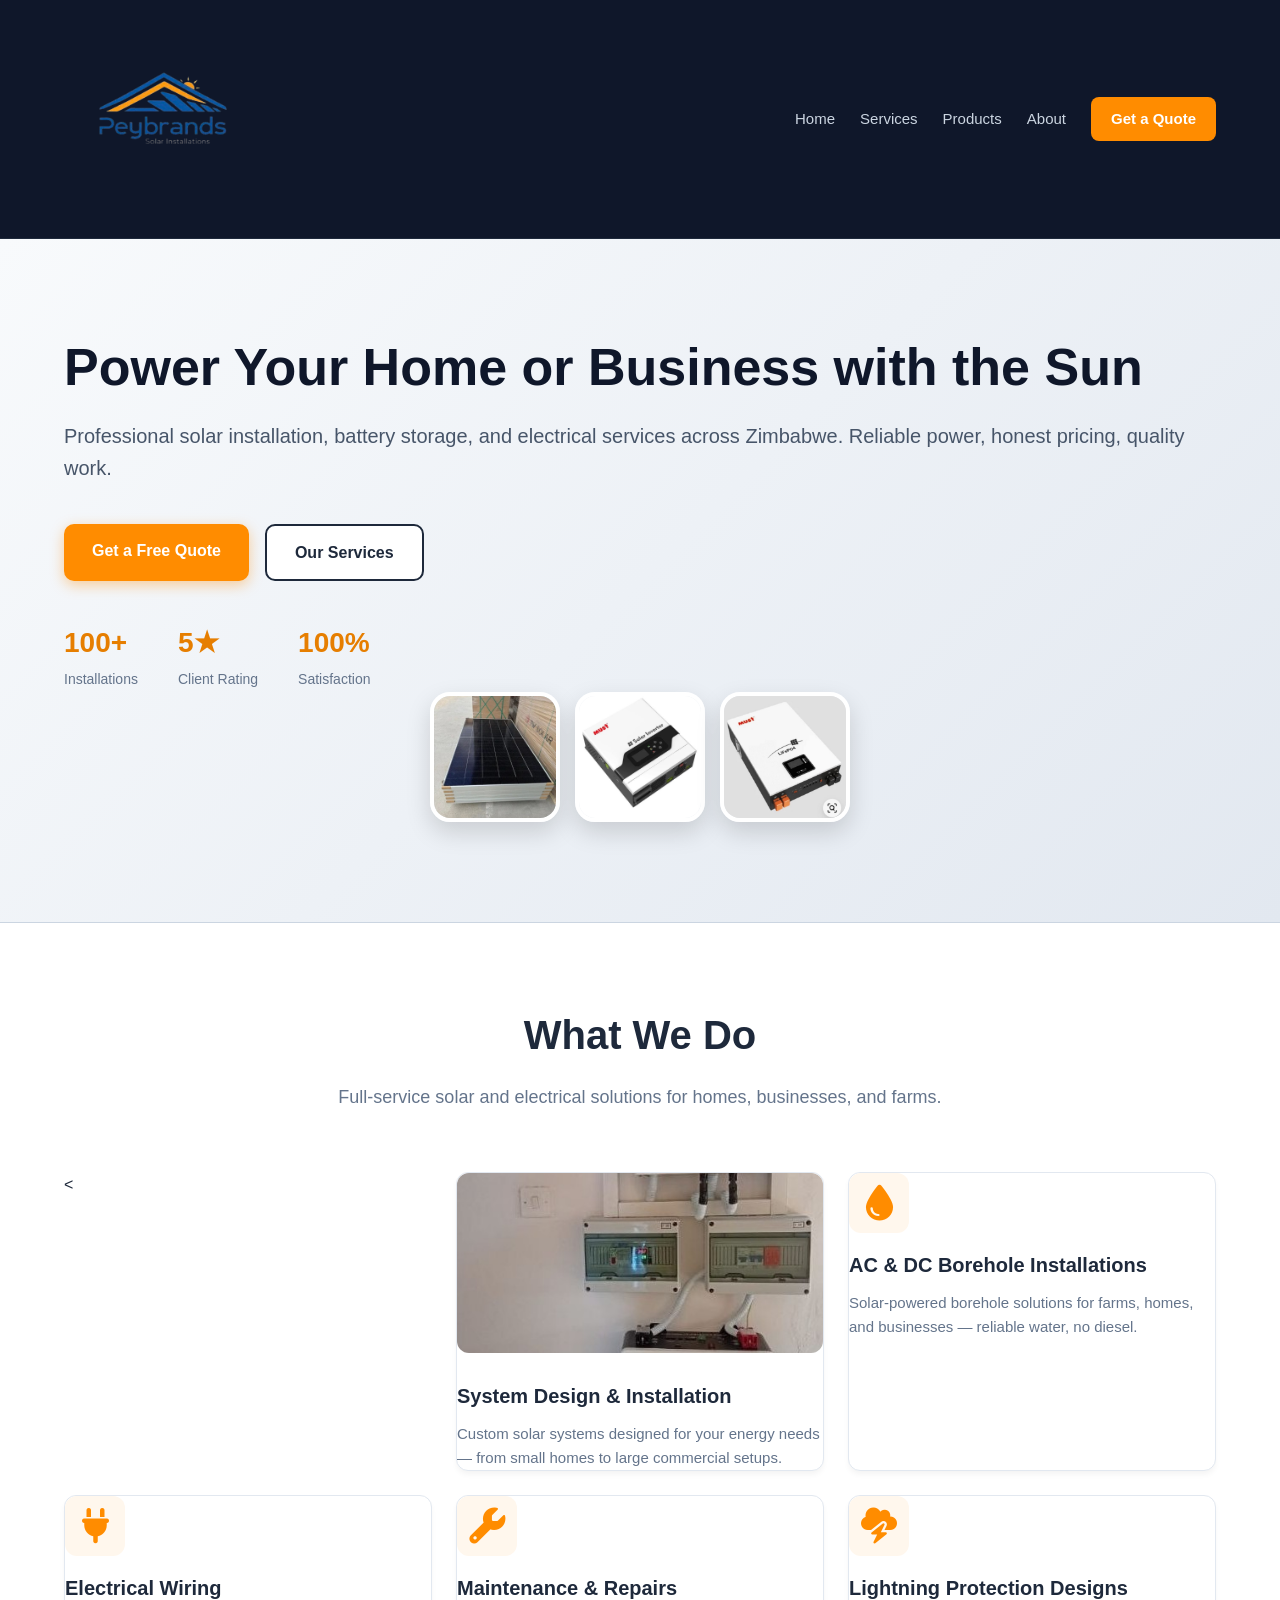
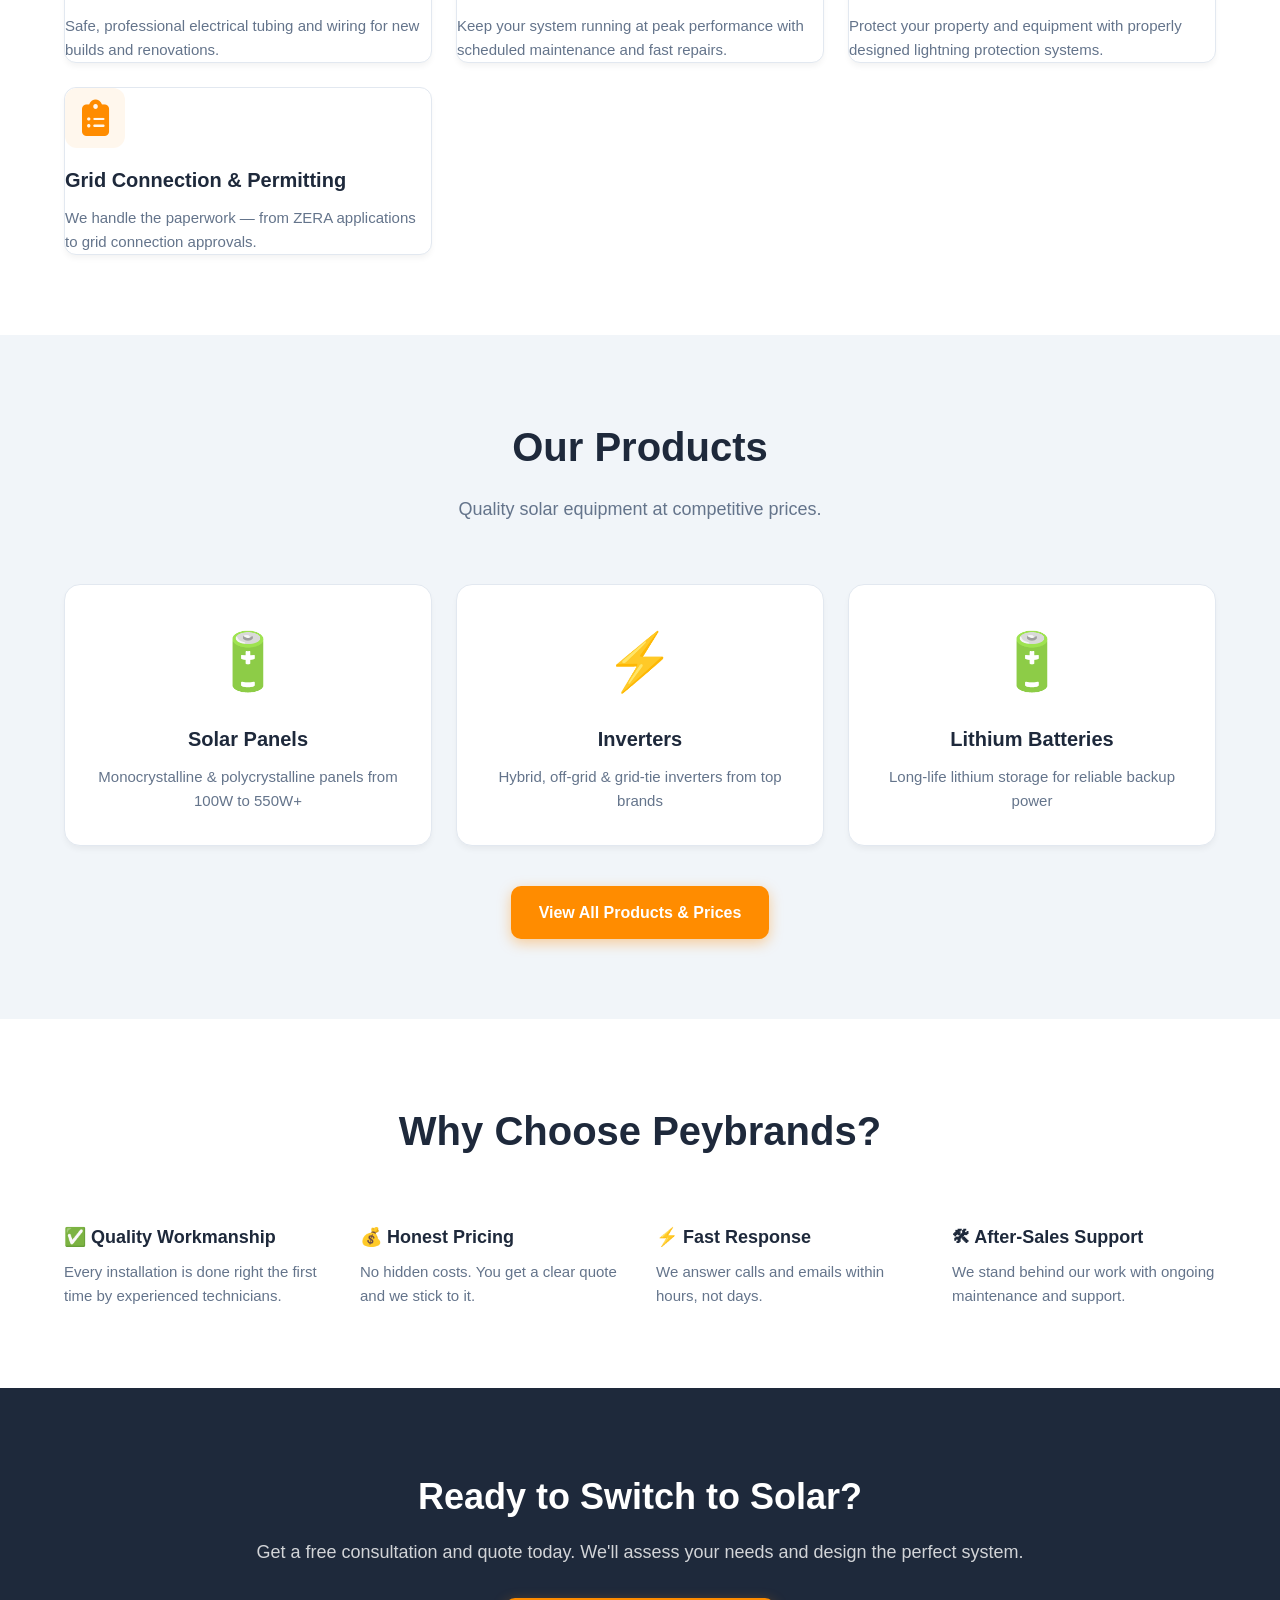
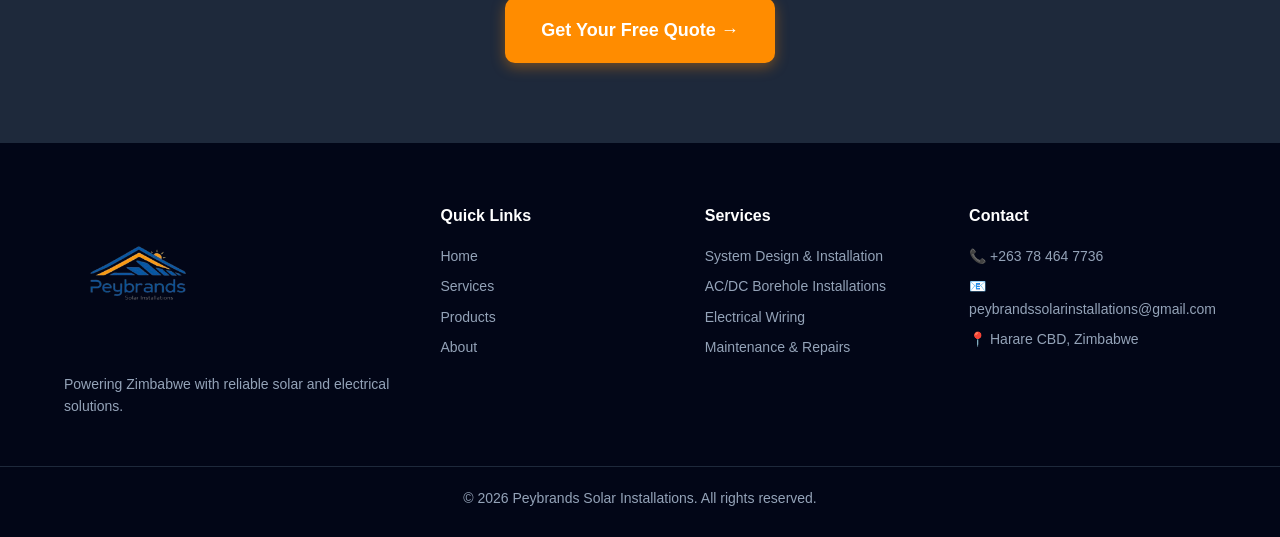
<file: index.html>
<!DOCTYPE html>
<html lang="en">
<head>
    <meta charset="UTF-8">
    <meta name="viewport" content="width=device-width, initial-scale=1.0">
    <title>Peybrands Solar Installations | Powering Your Future</title>
    <link rel="stylesheet" href="https://cdnjs.cloudflare.com/ajax/libs/font-awesome/6.4.0/css/all.min.css">
    <link rel="stylesheet" href="css/style.css">
    <link rel="icon" type="image/jpeg" href="images/logo.png">
</head>
<body>

    <!-- HEADER / NAVIGATION -->
    <header class="header">
        <div class="container header-inner">
            <div class="logo">
    <img src="images/logo.png" alt="Peybrands Solar Installations" class="logo-img">
</div>
            <nav class="nav">
                <a href="index.html">Home</a>
                <a href="pages/services.html">Services</a>
                <a href="pages/products.html">Products</a>
                <a href="pages/about.html">About</a>
                <a href="pages/contact.html" class="btn-nav">Get a Quote</a>
            </nav>
        </div>
    </header>

    <!-- HERO SECTION -->
    <section class="hero">
        <div class="container hero-inner">
            <div class="hero-text">
                <h1>Power Your Home or Business with the Sun</h1>
                <p>Professional solar installation, battery storage, and electrical services across Zimbabwe. Reliable power, honest pricing, quality work.</p>
                <div class="hero-buttons">
                    <a href="pages/contact.html" class="btn btn-primary">Get a Free Quote</a>
                    <a href="pages/services.html" class="btn btn-secondary">Our Services</a>
                </div>
                <div class="hero-stats">
                    <div class="stat">
                        <span class="stat-number">100+</span>
                        <span class="stat-label">Installations</span>
                    </div>
                    <div class="stat">
                        <span class="stat-number">5★</span>
                        <span class="stat-label">Client Rating</span>
                    </div>
                    <div class="stat">
                        <span class="stat-number">100%</span>
                        <span class="stat-label">Satisfaction</span>
                    </div>
                </div>
            </div>
            <div class="hero-image">
                <div class="hero-image-grid">
    <img src="images/products/solar-panel.jpg" alt="Solar Panels">
    <img src="images/products/must inverter.jpg" alt="Inverter">
    <img src="images/products/must-battery.jpg" alt="Must Battery">
</div>
            </div>
        </div>
    </section>

    <!-- SERVICES SECTION -->
    <section class="section">
        <div class="container">
            <div class="section-header">
                <h2>What We Do</h2>
                <p>Full-service solar and electrical solutions for homes, businesses, and farms.</p>
            </div>
            <div class="services-grid">
                <<div class="service-card">
    <img src="images/system-design.jpg" alt="System Design & Installation" class="service-img">
    <h3>System Design & Installation</h3>
    <p>Custom solar systems designed for your energy needs — from small homes to large commercial setups.</p>
</div>
                <div class="service-card">
    <div class="service-icon"><i class="fa-solid fa-droplet"></i></div>
    <h3>AC & DC Borehole Installations</h3>
    <p>Solar-powered borehole solutions for farms, homes, and businesses — reliable water, no diesel.</p>
</div>
               <div class="service-card">
    <div class="service-icon"><i class="fa-solid fa-plug"></i></div>
    <h3>Electrical Wiring</h3>
    <p>Safe, professional electrical tubing and wiring for new builds and renovations.</p>
</div>
                <div class="service-card">
    <div class="service-icon"><i class="fa-solid fa-wrench"></i></div>
    <h3>Maintenance & Repairs</h3>
    <p>Keep your system running at peak performance with scheduled maintenance and fast repairs.</p>
</div>
                <div class="service-card">
    <div class="service-icon"><i class="fa-solid fa-cloud-bolt"></i></div>
    <h3>Lightning Protection Designs</h3>
    <p>Protect your property and equipment with properly designed lightning protection systems.</p>
</div>
                <div class="service-card">
    <div class="service-icon"><i class="fa-solid fa-clipboard-list"></i></div>
    <h3>Grid Connection & Permitting</h3>
    <p>We handle the paperwork — from ZERA applications to grid connection approvals.</p>
</div>
            </div>
        </div>
    </section>

    <!-- PRODUCTS PREVIEW -->
    <section class="section section-alt">
        <div class="container">
            <div class="section-header">
                <h2>Our Products</h2>
                <p>Quality solar equipment at competitive prices.</p>
            </div>
            <div class="products-grid">
                <div class="product-card">
                    <div class="product-img">🔋</div>
                    <h3>Solar Panels</h3>
                    <p>Monocrystalline & polycrystalline panels from 100W to 550W+</p>
                </div>
                <div class="product-card">
                    <div class="product-img">⚡</div>
                    <h3>Inverters</h3>
                    <p>Hybrid, off-grid & grid-tie inverters from top brands</p>
                </div>
                <div class="product-card">
                    <div class="product-img">🔋</div>
                    <h3>Lithium Batteries</h3>
                    <p>Long-life lithium storage for reliable backup power</p>
                </div>
            </div>
            <div class="center">
                <a href="pages/products.html" class="btn btn-primary">View All Products & Prices</a>
            </div>
        </div>
    </section>

    <!-- WHY CHOOSE US -->
    <section class="section">
        <div class="container">
            <div class="section-header">
                <h2>Why Choose Peybrands?</h2>
            </div>
            <div class="features-grid">
                <div class="feature">
                    <h3>✅ Quality Workmanship</h3>
                    <p>Every installation is done right the first time by experienced technicians.</p>
                </div>
                <div class="feature">
                    <h3>💰 Honest Pricing</h3>
                    <p>No hidden costs. You get a clear quote and we stick to it.</p>
                </div>
                <div class="feature">
                    <h3>⚡ Fast Response</h3>
                    <p>We answer calls and emails within hours, not days.</p>
                </div>
                <div class="feature">
                    <h3>🛠 After-Sales Support</h3>
                    <p>We stand behind our work with ongoing maintenance and support.</p>
                </div>
            </div>
        </div>
    </section>

    <!-- CALL TO ACTION -->
    <section class="cta">
        <div class="container cta-inner">
            <h2>Ready to Switch to Solar?</h2>
            <p>Get a free consultation and quote today. We'll assess your needs and design the perfect system.</p>
            <a href="pages/contact.html" class="btn btn-primary btn-large">Get Your Free Quote →</a>
        </div>
    </section>

    <!-- FOOTER -->
    <footer class="footer">
        <div class="container footer-inner">
            <div class="footer-col">
                <div class="logo">
    <img src="images/logo.png" alt="Peybrands Solar Installations" class="logo-img">
</div>
                <p>Powering Zimbabwe with reliable solar and electrical solutions.</p>
            </div>
            <div class="footer-col">
                <h4>Quick Links</h4>
                <a href="index.html">Home</a>
                <a href="pages/services.html">Services</a>
                <a href="pages/products.html">Products</a>
                <a href="pages/about.html">About</a>
            </div>
            <div class="footer-col">
                <h4>Services</h4>
                <p>System Design & Installation</p>
                <p>AC/DC Borehole Installations</p>
                <p>Electrical Wiring</p>
                <p>Maintenance & Repairs</p>
            </div>
            <div class="footer-col">
                <h4>Contact</h4>
                <p>📞 +263 78 464 7736</p>
                <p>📧 peybrandssolarinstallations@gmail.com</p>
                <p>📍 Harare CBD, Zimbabwe</p>
            </div>
        </div>
        <div class="footer-bottom">
            <p>© 2026 Peybrands Solar Installations. All rights reserved.</p>
        </div>
    </footer>

</body>
</html>
</file>
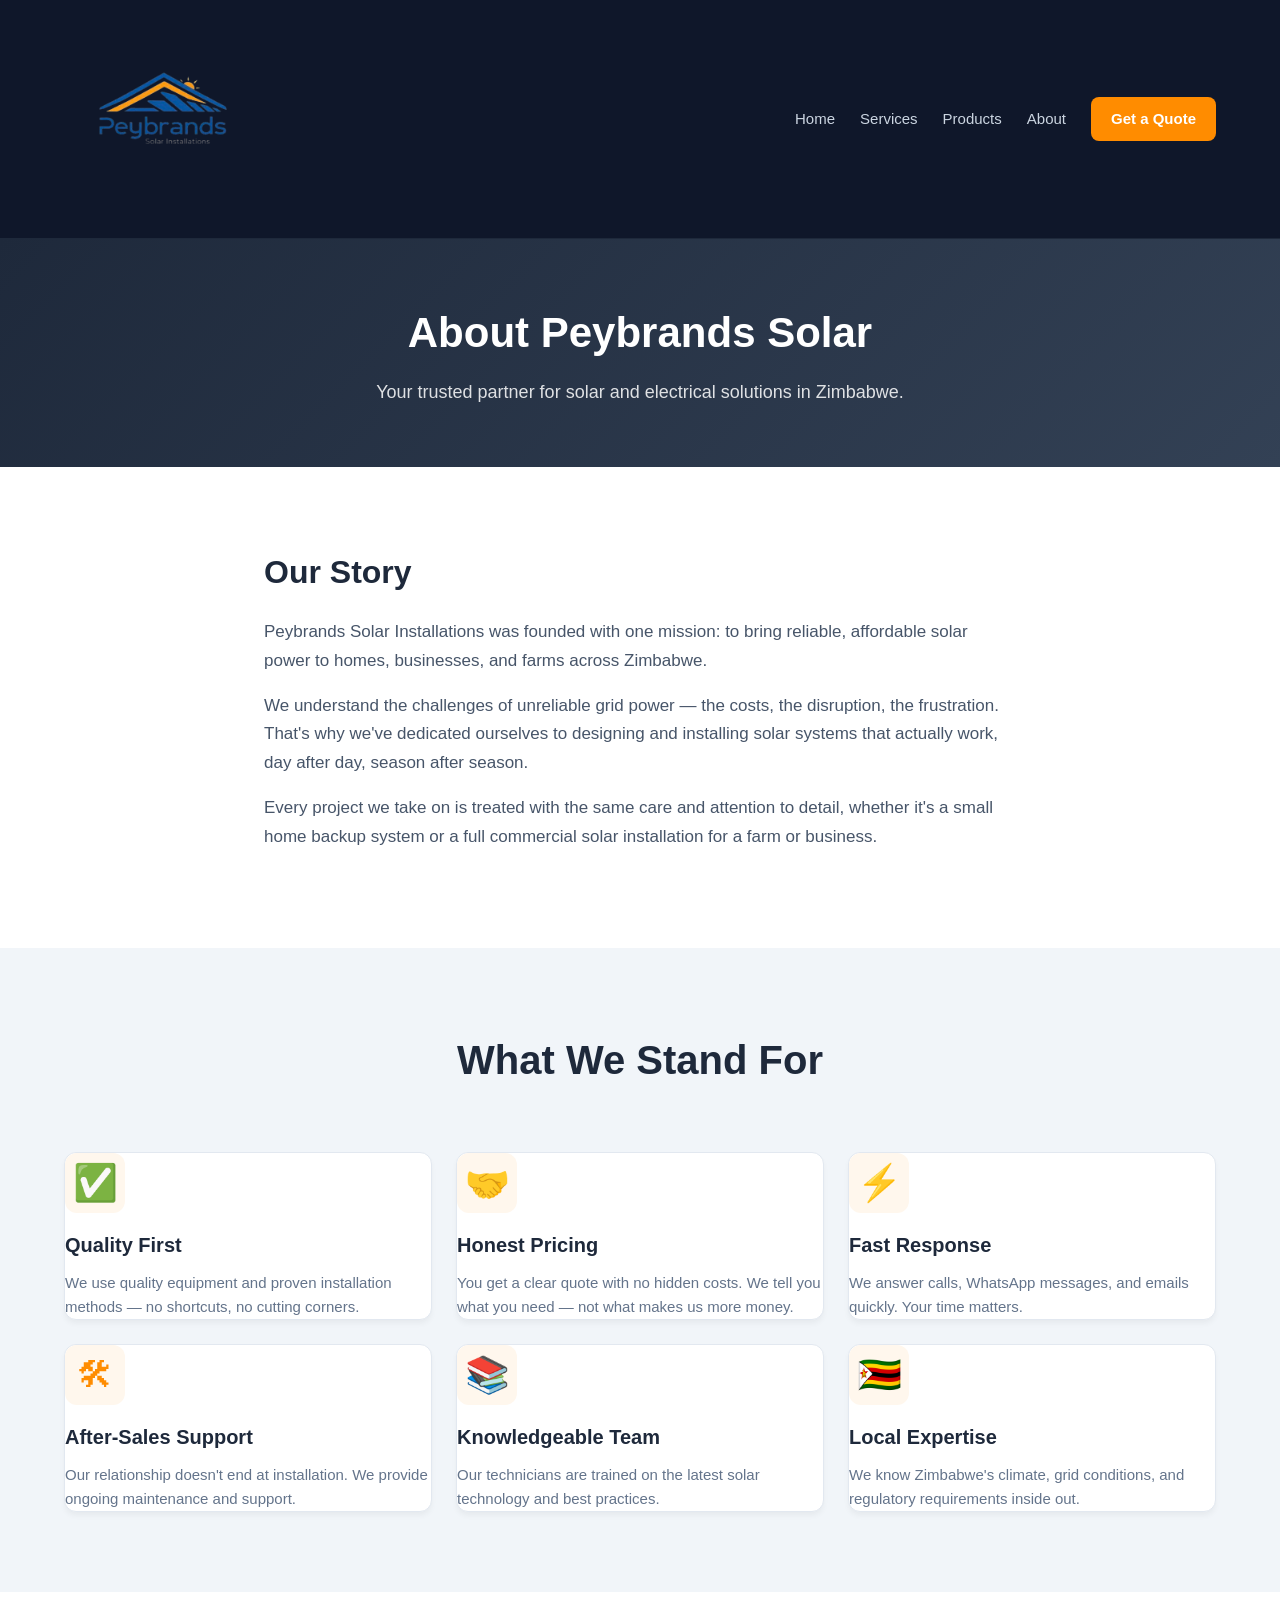
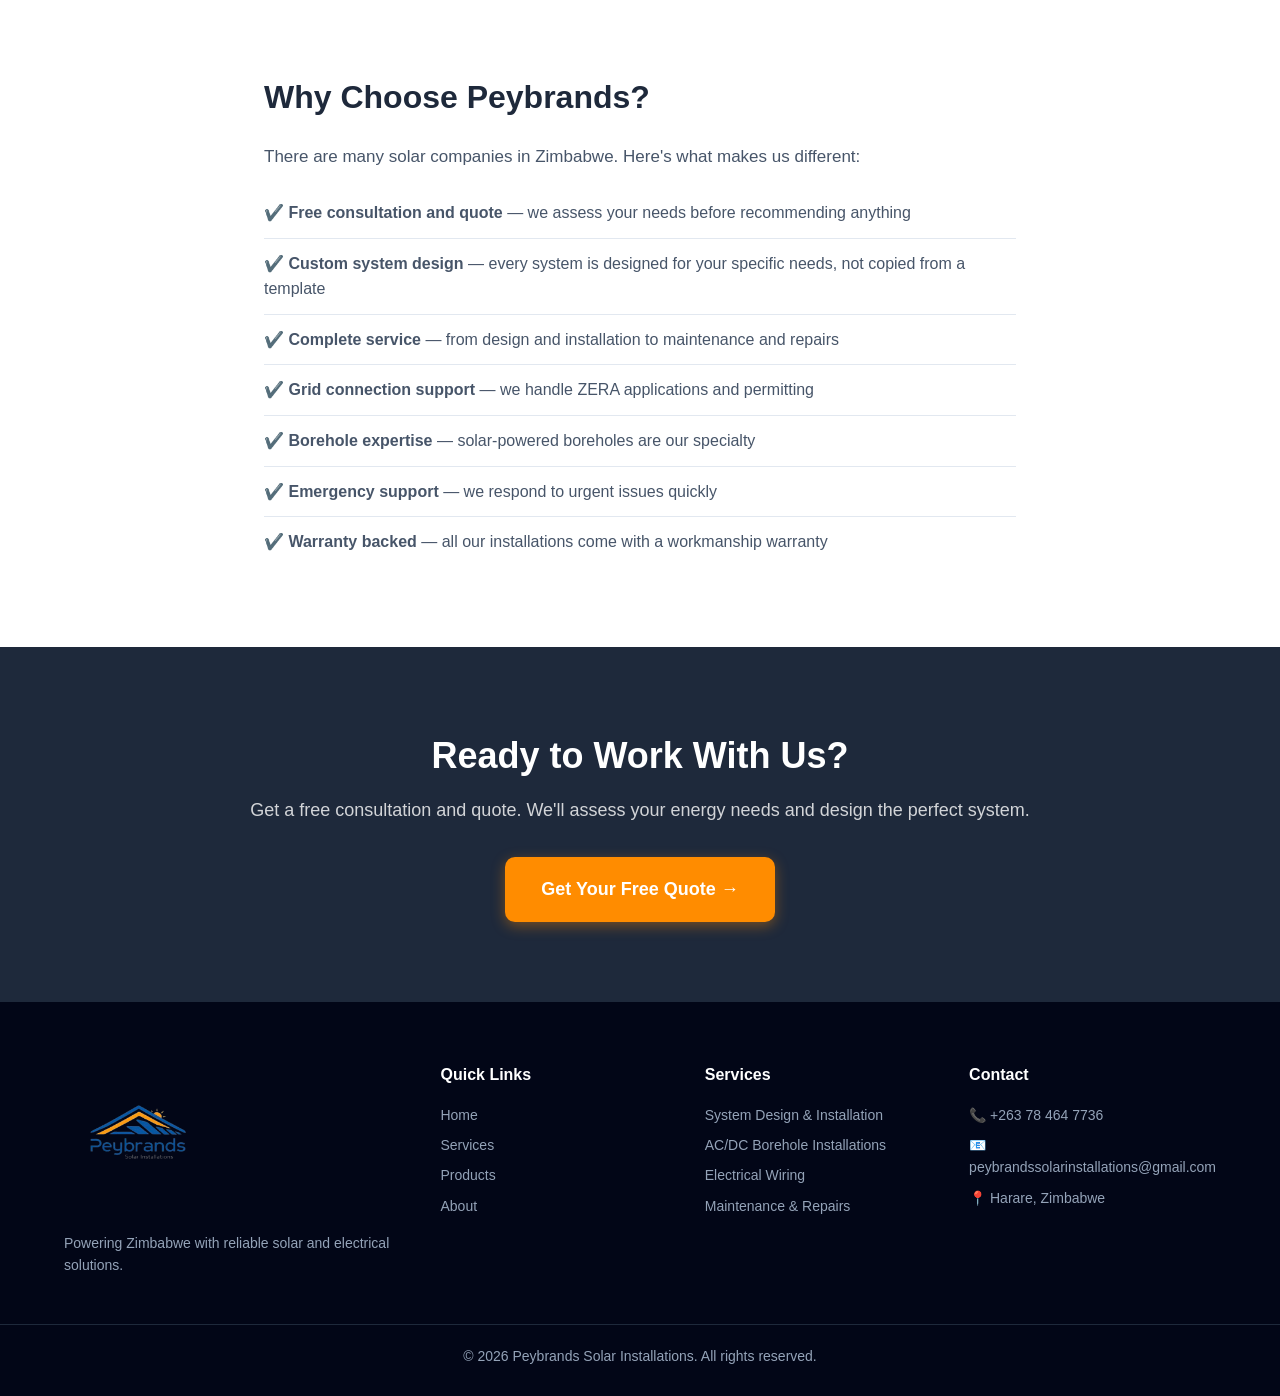
<file: pages/about.html>
<!DOCTYPE html>
<html lang="en">
<head>
    <meta charset="UTF-8">
    <meta name="viewport" content="width=device-width, initial-scale=1.0">
    <title>About Us | Peybrands Solar Installations</title>
    <link rel="stylesheet" href="../css/style.css">
    <link rel="icon" type="image/jpeg" href="../images/logo.png">
</head>
<body>

    <!-- HEADER -->
    <header class="header">
        <div class="container header-inner">
            <div class="logo">
                <img src="../images/logo.png" alt="Peybrands Solar Installations" class="logo-img">
            </div>
            <nav class="nav">
                <a href="../index.html">Home</a>
                <a href="services.html">Services</a>
                <a href="products.html">Products</a>
                <a href="about.html">About</a>
                <a href="contact.html" class="btn-nav">Get a Quote</a>
            </nav>
        </div>
    </header>

    <!-- PAGE HEADER -->
    <section class="page-header">
        <div class="container">
            <h1>About Peybrands Solar</h1>
            <p>Your trusted partner for solar and electrical solutions in Zimbabwe.</p>
        </div>
    </section>

    <!-- STORY -->
    <section class="section">
        <div class="container narrow">
            <h2>Our Story</h2>
            <p>Peybrands Solar Installations was founded with one mission: to bring reliable, affordable solar power to homes, businesses, and farms across Zimbabwe.</p>
            <p>We understand the challenges of unreliable grid power — the costs, the disruption, the frustration. That's why we've dedicated ourselves to designing and installing solar systems that actually work, day after day, season after season.</p>
            <p>Every project we take on is treated with the same care and attention to detail, whether it's a small home backup system or a full commercial solar installation for a farm or business.</p>
        </div>
    </section>

    <!-- MISSION + VALUES -->
    <section class="section section-alt">
        <div class="container">
            <div class="section-header">
                <h2>What We Stand For</h2>
            </div>
            <div class="services-grid">
                <div class="service-card">
                    <div class="service-icon">✅</div>
                    <h3>Quality First</h3>
                    <p>We use quality equipment and proven installation methods — no shortcuts, no cutting corners.</p>
                </div>
                <div class="service-card">
                    <div class="service-icon">🤝</div>
                    <h3>Honest Pricing</h3>
                    <p>You get a clear quote with no hidden costs. We tell you what you need — not what makes us more money.</p>
                </div>
                <div class="service-card">
                    <div class="service-icon">⚡</div>
                    <h3>Fast Response</h3>
                    <p>We answer calls, WhatsApp messages, and emails quickly. Your time matters.</p>
                </div>
                <div class="service-card">
                    <div class="service-icon">🛠</div>
                    <h3>After-Sales Support</h3>
                    <p>Our relationship doesn't end at installation. We provide ongoing maintenance and support.</p>
                </div>
                <div class="service-card">
                    <div class="service-icon">📚</div>
                    <h3>Knowledgeable Team</h3>
                    <p>Our technicians are trained on the latest solar technology and best practices.</p>
                </div>
                <div class="service-card">
                    <div class="service-icon">🇿🇼</div>
                    <h3>Local Expertise</h3>
                    <p>We know Zimbabwe's climate, grid conditions, and regulatory requirements inside out.</p>
                </div>
            </div>
        </div>
    </section>

    <!-- WHY CHOOSE US -->
    <section class="section">
        <div class="container narrow">
            <h2>Why Choose Peybrands?</h2>
            <p>There are many solar companies in Zimbabwe. Here's what makes us different:</p>
            <ul class="check-list">
                <li>✔️ <strong>Free consultation and quote</strong> — we assess your needs before recommending anything</li>
                <li>✔️ <strong>Custom system design</strong> — every system is designed for your specific needs, not copied from a template</li>
                <li>✔️ <strong>Complete service</strong> — from design and installation to maintenance and repairs</li>
                <li>✔️ <strong>Grid connection support</strong> — we handle ZERA applications and permitting</li>
                <li>✔️ <strong>Borehole expertise</strong> — solar-powered boreholes are our specialty</li>
                <li>✔️ <strong>Emergency support</strong> — we respond to urgent issues quickly</li>
                <li>✔️ <strong>Warranty backed</strong> — all our installations come with a workmanship warranty</li>
            </ul>
        </div>
    </section>

    <!-- CTA -->
    <section class="cta">
        <div class="container cta-inner">
            <h2>Ready to Work With Us?</h2>
            <p>Get a free consultation and quote. We'll assess your energy needs and design the perfect system.</p>
            <a href="contact.html" class="btn btn-primary btn-large">Get Your Free Quote →</a>
        </div>
    </section>

    <!-- FOOTER -->
    <footer class="footer">
        <div class="container footer-inner">
            <div class="footer-col">
                <div class="logo">
                    <img src="../images/logo.png" alt="Peybrands Solar Installations" class="logo-img">
                </div>
                <p>Powering Zimbabwe with reliable solar and electrical solutions.</p>
            </div>
            <div class="footer-col">
                <h4>Quick Links</h4>
                <a href="../index.html">Home</a>
                <a href="services.html">Services</a>
                <a href="products.html">Products</a>
                <a href="about.html">About</a>
            </div>
            <div class="footer-col">
                <h4>Services</h4>
                <p>System Design & Installation</p>
                <p>AC/DC Borehole Installations</p>
                <p>Electrical Wiring</p>
                <p>Maintenance & Repairs</p>
            </div>
            <div class="footer-col">
                <h4>Contact</h4>
                <p>📞 +263 78 464 7736</p>
                <p>📧 peybrandssolarinstallations@gmail.com</p>
                <p>📍 Harare, Zimbabwe</p>
            </div>
        </div>
        <div class="footer-bottom">
            <p>© 2026 Peybrands Solar Installations. All rights reserved.</p>
        </div>
    </footer>

</body>
</html>
</file>
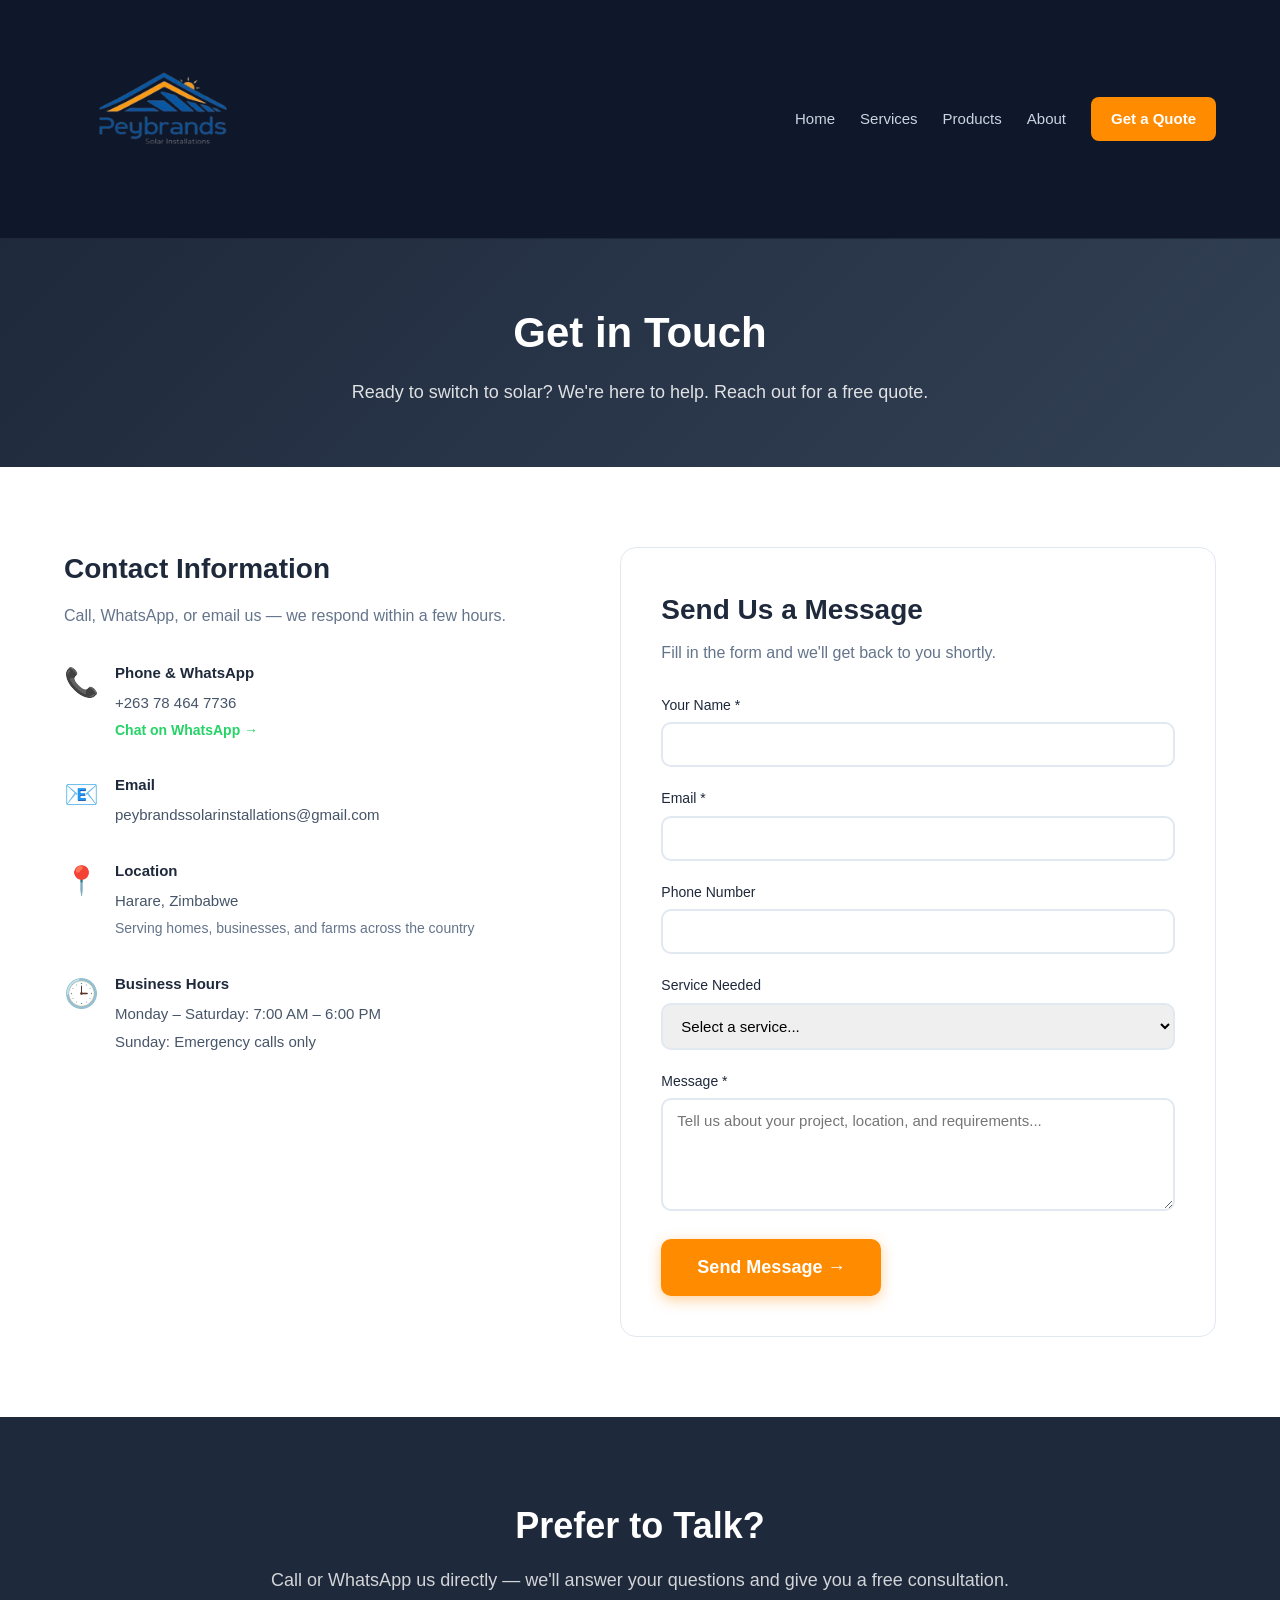
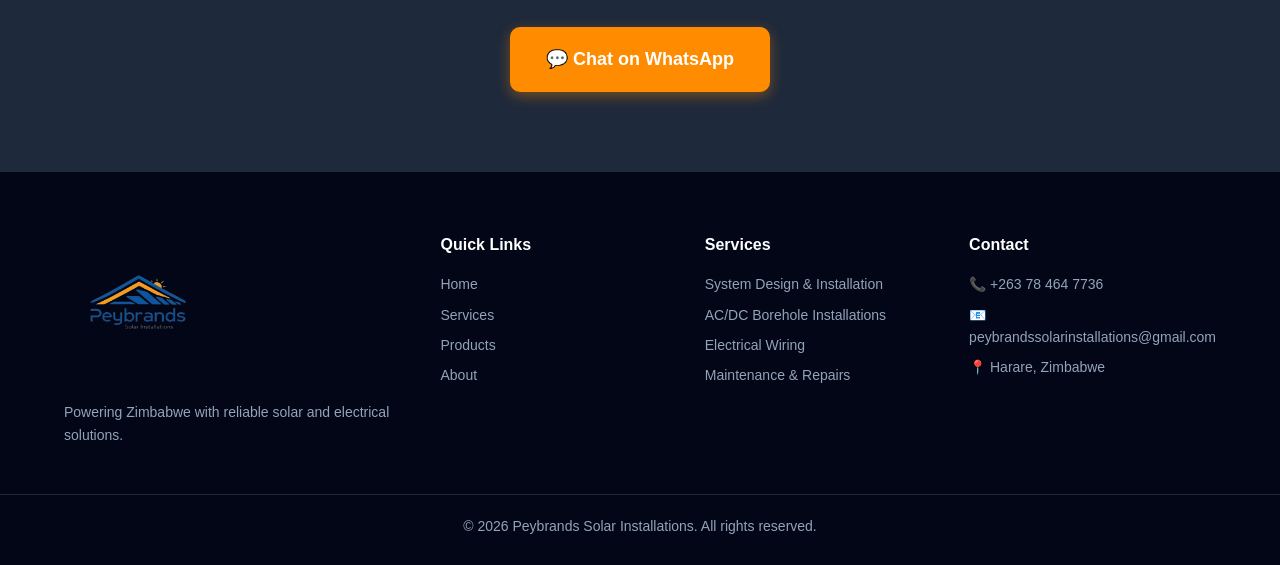
<file: pages/contact.html>
<!DOCTYPE html>
<html lang="en">
<head>
    <meta charset="UTF-8">
    <meta name="viewport" content="width=device-width, initial-scale=1.0">
    <title>Contact Us | Peybrands Solar Installations</title>
    <link rel="stylesheet" href="../css/style.css">
    <link rel="icon" type="image/jpeg" href="../images/logo.png">
</head>
<body>

    <!-- HEADER -->
    <header class="header">
        <div class="container header-inner">
            <div class="logo">
                <img src="../images/logo.png" alt="Peybrands Solar Installations" class="logo-img">
            </div>
            <nav class="nav">
                <a href="../index.html">Home</a>
                <a href="services.html">Services</a>
                <a href="products.html">Products</a>
                <a href="about.html">About</a>
                <a href="contact.html" class="btn-nav">Get a Quote</a>
            </nav>
        </div>
    </header>

    <!-- PAGE HEADER -->
    <section class="page-header">
        <div class="container">
            <h1>Get in Touch</h1>
            <p>Ready to switch to solar? We're here to help. Reach out for a free quote.</p>
        </div>
    </section>

    <!-- CONTACT SECTION -->
    <section class="section">
        <div class="container">
            <div class="contact-grid">

                <!-- Contact Info -->
                <div class="contact-info">
                    <h2>Contact Information</h2>
                    <p>Call, WhatsApp, or email us — we respond within a few hours.</p>

                    <div class="contact-item">
                        <div class="contact-icon">📞</div>
                        <div>
                            <h4>Phone & WhatsApp</h4>
                            <a href="tel:+263784647736">+263 78 464 7736</a>
                            <a href="https://wa.me/263784647736" target="_blank" class="whatsapp-link">Chat on WhatsApp →</a>
                        </div>
                    </div>

                    <div class="contact-item">
                        <div class="contact-icon">📧</div>
                        <div>
                            <h4>Email</h4>
                            <a href="mailto:peybrandssolarinstallations@gmail.com">peybrandssolarinstallations@gmail.com</a>
                        </div>
                    </div>

                    <div class="contact-item">
                        <div class="contact-icon">📍</div>
                        <div>
                            <h4>Location</h4>
                            <p>Harare, Zimbabwe</p>
                            <p class="muted">Serving homes, businesses, and farms across the country</p>
                        </div>
                    </div>

                    <div class="contact-item">
                        <div class="contact-icon">🕒</div>
                        <div>
                            <h4>Business Hours</h4>
                            <p>Monday – Saturday: 7:00 AM – 6:00 PM</p>
                            <p>Sunday: Emergency calls only</p>
                        </div>
                    </div>
                </div>

                <!-- Contact Form -->
                <div class="contact-form-wrap">
                    <h2>Send Us a Message</h2>
                    <p>Fill in the form and we'll get back to you shortly.</p>

                    <form class="contact-form" action="https://formsubmit.co/peybrandssolarinstallations@gmail.com" method="POST">
                        <div class="form-group">
                            <label for="name">Your Name *</label>
                            <input type="text" id="name" name="name" required>
                        </div>

                        <div class="form-group">
                            <label for="email">Email *</label>
                            <input type="email" id="email" name="email" required>
                        </div>

                        <div class="form-group">
                            <label for="phone">Phone Number</label>
                            <input type="tel" id="phone" name="phone">
                        </div>

                        <div class="form-group">
                            <label for="service">Service Needed</label>
                            <select id="service" name="service">
                                <option value="">Select a service...</option>
                                <option>System Design & Installation</option>
                                <option>AC/DC Borehole Installation</option>
                                <option>Electrical Wiring</option>
                                <option>Maintenance & Repairs</option>
                                <option>Lightning Protection Design</option>
                                <option>Grid Connection & Permitting</option>
                                <option>Product Purchase Only</option>
                                <option>Other</option>
                            </select>
                        </div>

                        <div class="form-group">
                            <label for="message">Message *</label>
                            <textarea id="message" name="message" rows="5" required placeholder="Tell us about your project, location, and requirements..."></textarea>
                        </div>

                        <!-- Formsubmit configuration -->
                        <input type="hidden" name="_subject" value="New Contact from Peybrands Website">
                        <input type="hidden" name="_captcha" value="false">
                        <input type="hidden" name="_template" value="table">

                        <button type="submit" class="btn btn-primary btn-large">Send Message →</button>
                    </form>
                </div>

            </div>
        </div>
    </section>

    <!-- CTA -->
    <section class="cta">
        <div class="container cta-inner">
            <h2>Prefer to Talk?</h2>
            <p>Call or WhatsApp us directly — we'll answer your questions and give you a free consultation.</p>
            <a href="https://wa.me/263784647736" target="_blank" class="btn btn-primary btn-large">💬 Chat on WhatsApp</a>
        </div>
    </section>

    <!-- FOOTER -->
    <footer class="footer">
        <div class="container footer-inner">
            <div class="footer-col">
                <div class="logo">
                    <img src="../images/logo.png" alt="Peybrands Solar Installations" class="logo-img">
                </div>
                <p>Powering Zimbabwe with reliable solar and electrical solutions.</p>
            </div>
            <div class="footer-col">
                <h4>Quick Links</h4>
                <a href="../index.html">Home</a>
                <a href="services.html">Services</a>
                <a href="products.html">Products</a>
                <a href="about.html">About</a>
            </div>
            <div class="footer-col">
                <h4>Services</h4>
                <p>System Design & Installation</p>
                <p>AC/DC Borehole Installations</p>
                <p>Electrical Wiring</p>
                <p>Maintenance & Repairs</p>
            </div>
            <div class="footer-col">
                <h4>Contact</h4>
                <p>📞 +263 78 464 7736</p>
                <p>📧 peybrandssolarinstallations@gmail.com</p>
                <p>📍 Harare, Zimbabwe</p>
            </div>
        </div>
        <div class="footer-bottom">
            <p>© 2026 Peybrands Solar Installations. All rights reserved.</p>
        </div>
    </footer>

</body>
</html>
</file>
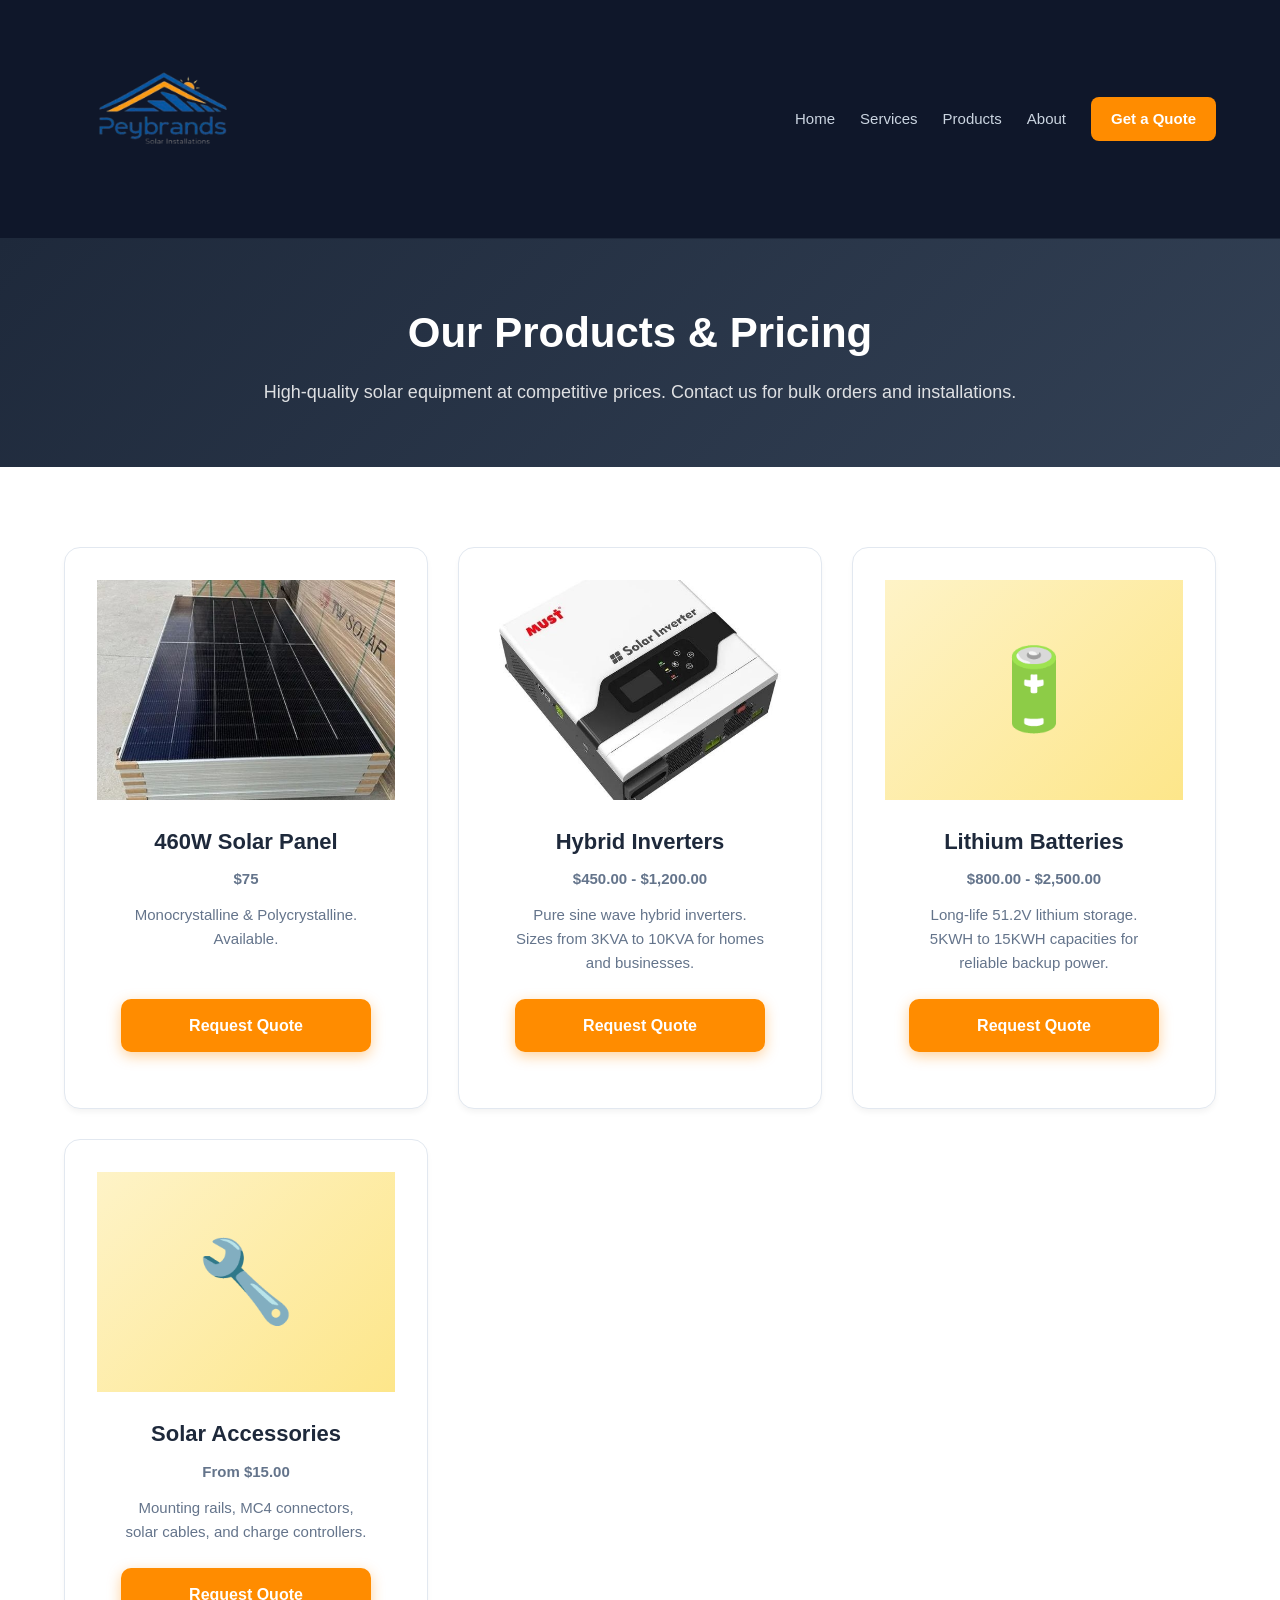
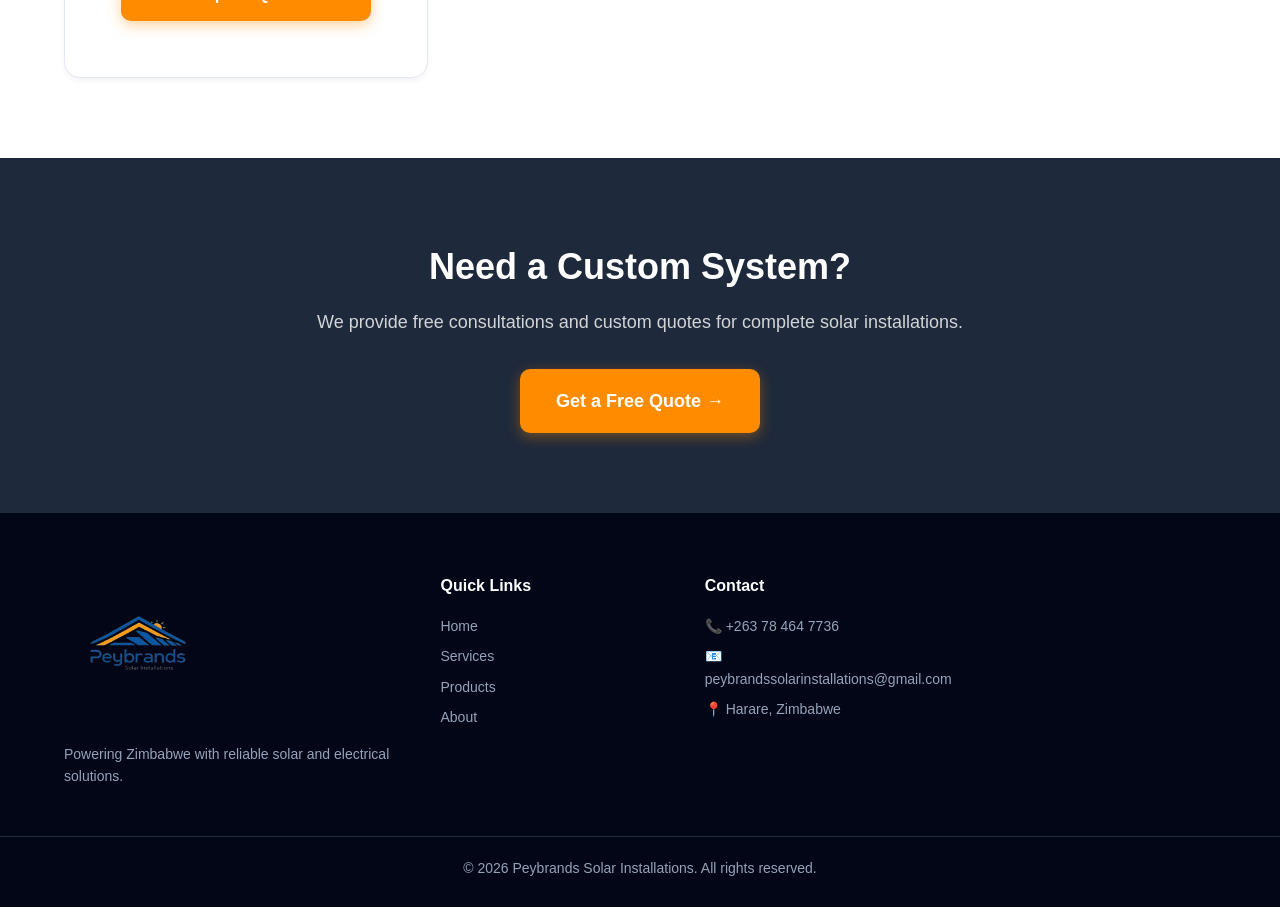
<file: pages/products.html>
<!DOCTYPE html>
<html lang="en">
<head>
    <meta charset="UTF-8">
    <meta name="viewport" content="width=device-width, initial-scale=1.0">
    <title>Products & Pricing | Peybrands Solar Installations</title>
    <link rel="stylesheet" href="../css/style.css">
    <link rel="icon" type="image/jpeg" href="../images/logo.png">
</head>
<body>

    <!-- HEADER -->
    <header class="header">
        <div class="container header-inner">
            <div class="logo">
                <img src="../images/logo.png" alt="Peybrands Solar Installations" class="logo-img">
            </div>
            <nav class="nav">
                <a href="../index.html">Home</a>
                <a href="services.html">Services</a>
                <a href="products.html">Products</a>
                <a href="about.html">About</a>
                <a href="contact.html" class="btn-nav">Get a Quote</a>
            </nav>
        </div>
    </header>

    <!-- PAGE HEADER -->
    <section class="page-header">
        <div class="container">
            <h1>Our Products & Pricing</h1>
            <p>High-quality solar equipment at competitive prices. Contact us for bulk orders and installations.</p>
        </div>
    </section>

    <!-- PRODUCTS GRID -->
    <section class="section">
        <div class="container">
            <div class="product-catalog-grid">

                <!-- PRODUCT 1 (With Image) -->
                <div class="product-card">
                    <div class="product-card-img">
                        <img src="../images/products/solar-panel.jpg" alt="460W Solar Panel">
                    </div>
                    <div class="product-card-content">
                        <h3>460W Solar Panel</h3>
                        <p class="product-price">$75</p>
                        <p class="product-desc">Monocrystalline & Polycrystalline. Available.</p>
                        <a href="contact.html" class="btn btn-primary" style="width: 100%; text-align: center;">Request Quote</a>
                    </div>
                </div>

                <!-- PRODUCT 2 (With Image) -->
                <div class="product-card">
                    <div class="product-card-img">
                        <img src="../images/products/inverter.jpg" alt="Hybrid Inverters">
                    </div>
                    <div class="product-card-content">
                        <h3>Hybrid Inverters</h3>
                        <p class="product-price">$450.00 - $1,200.00</p>
                        <p class="product-desc">Pure sine wave hybrid inverters. Sizes from 3KVA to 10KVA for homes and businesses.</p>
                        <a href="contact.html" class="btn btn-primary" style="width: 100%; text-align: center;">Request Quote</a>
                    </div>
                </div>

                <!-- PRODUCT 3 (No Image - Emoji Fallback) -->
                <div class="product-card">
                    <div class="product-card-img product-img-fallback">
                        <div class="fallback-icon">🔋</div>
                    </div>
                    <div class="product-card-content">
                        <h3>Lithium Batteries</h3>
                        <p class="product-price">$800.00 - $2,500.00</p>
                        <p class="product-desc">Long-life 51.2V lithium storage. 5KWH to 15KWH capacities for reliable backup power.</p>
                        <a href="contact.html" class="btn btn-primary" style="width: 100%; text-align: center;">Request Quote</a>
                    </div>
                </div>

                <!-- PRODUCT 4 (No Image - Emoji Fallback) -->
                <div class="product-card">
                    <div class="product-card-img product-img-fallback">
                        <div class="fallback-icon">🔧</div>
                    </div>
                    <div class="product-card-content">
                        <h3>Solar Accessories</h3>
                        <p class="product-price">From $15.00</p>
                        <p class="product-desc">Mounting rails, MC4 connectors, solar cables, and charge controllers.</p>
                        <a href="contact.html" class="btn btn-primary" style="width: 100%; text-align: center;">Request Quote</a>
                    </div>
                </div>

            </div>
        </div>
    </section>

    <!-- CTA -->
    <section class="cta">
        <div class="container cta-inner">
            <h2>Need a Custom System?</h2>
            <p>We provide free consultations and custom quotes for complete solar installations.</p>
            <a href="contact.html" class="btn btn-primary btn-large">Get a Free Quote →</a>
        </div>
    </section>

    <!-- FOOTER -->
    <footer class="footer">
        <div class="container footer-inner">
            <div class="footer-col">
                <div class="logo">
                    <img src="../images/logo.png" alt="Peybrands Solar Installations" class="logo-img">
                </div>
                <p>Powering Zimbabwe with reliable solar and electrical solutions.</p>
            </div>
            <div class="footer-col">
                <h4>Quick Links</h4>
                <a href="../index.html">Home</a>
                <a href="services.html">Services</a>
                <a href="products.html">Products</a>
                <a href="about.html">About</a>
            </div>
            <div class="footer-col">
                <h4>Contact</h4>
                <p>📞 +263 78 464 7736</p>
                <p>📧 peybrandssolarinstallations@gmail.com</p>
                <p>📍 Harare, Zimbabwe</p>
            </div>
        </div>
        <div class="footer-bottom">
            <p>© 2026 Peybrands Solar Installations. All rights reserved.</p>
        </div>
    </footer>

</body>
</html>
</file>
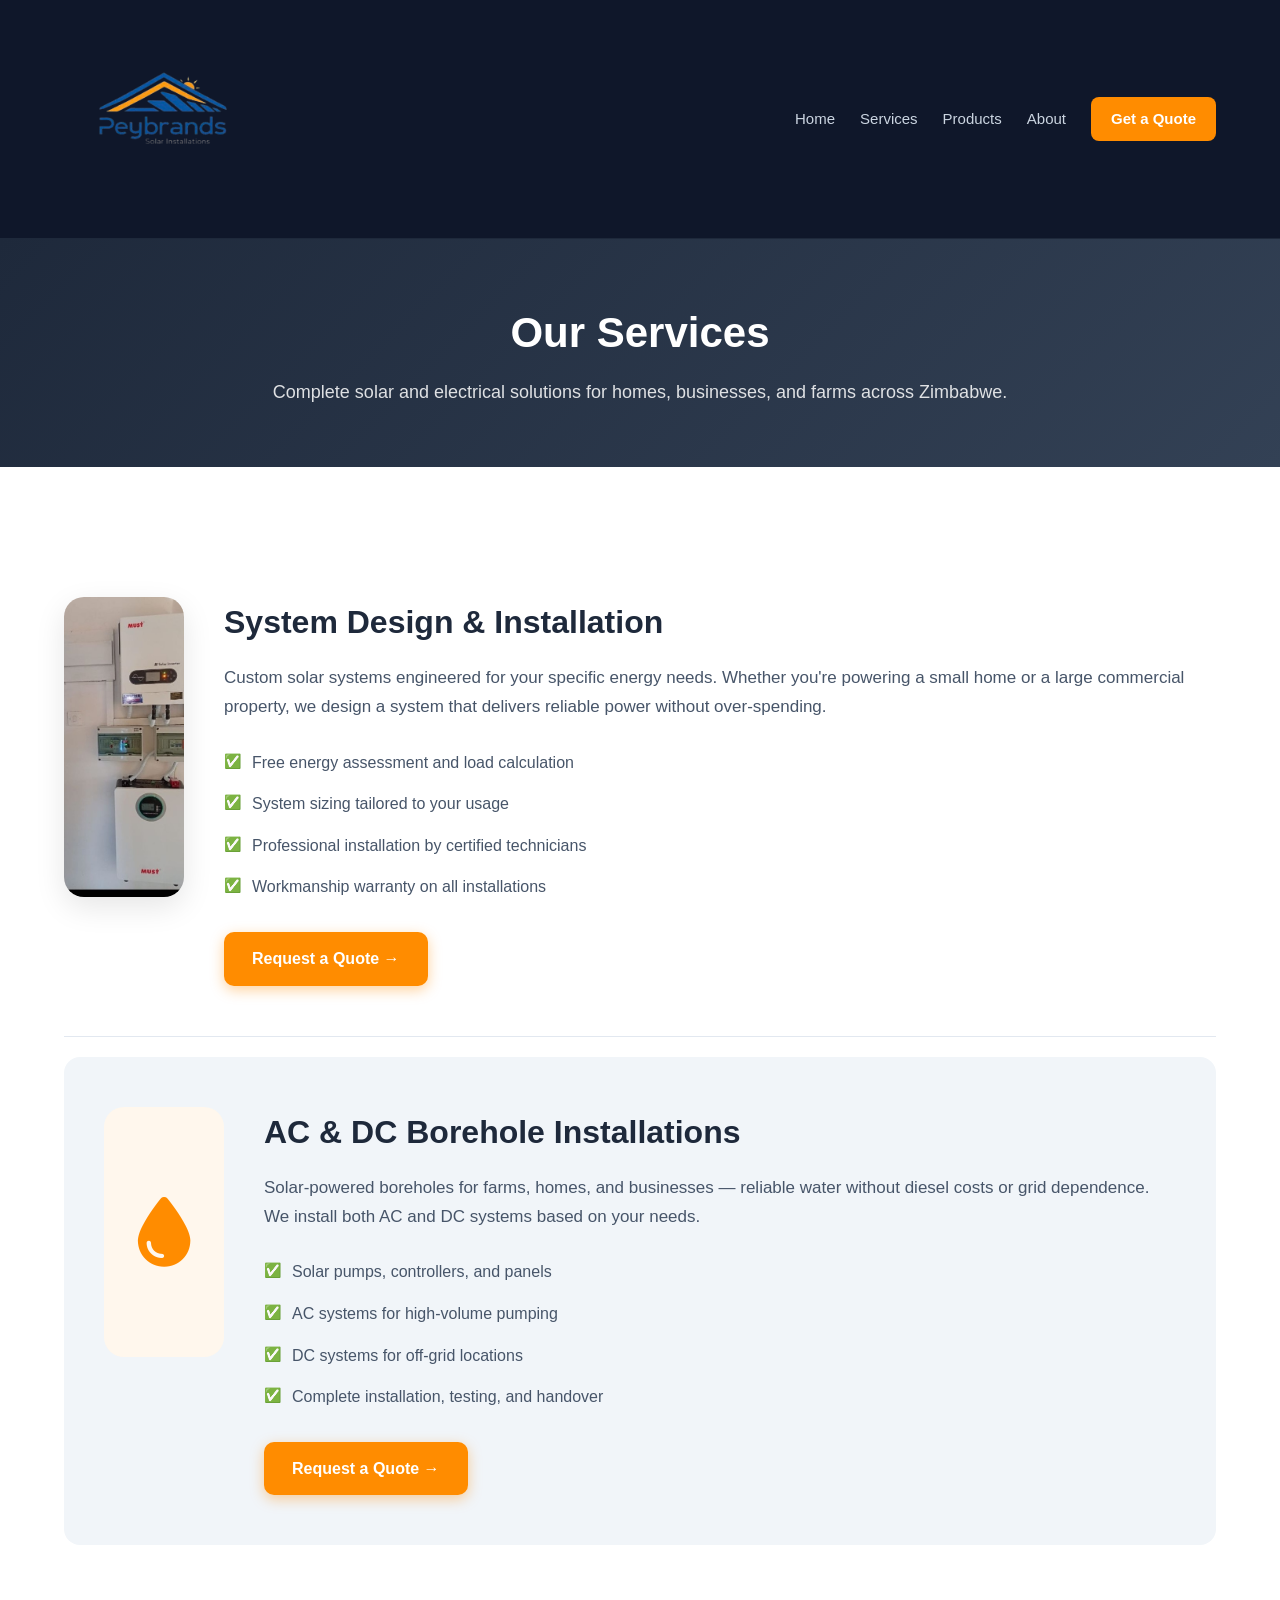
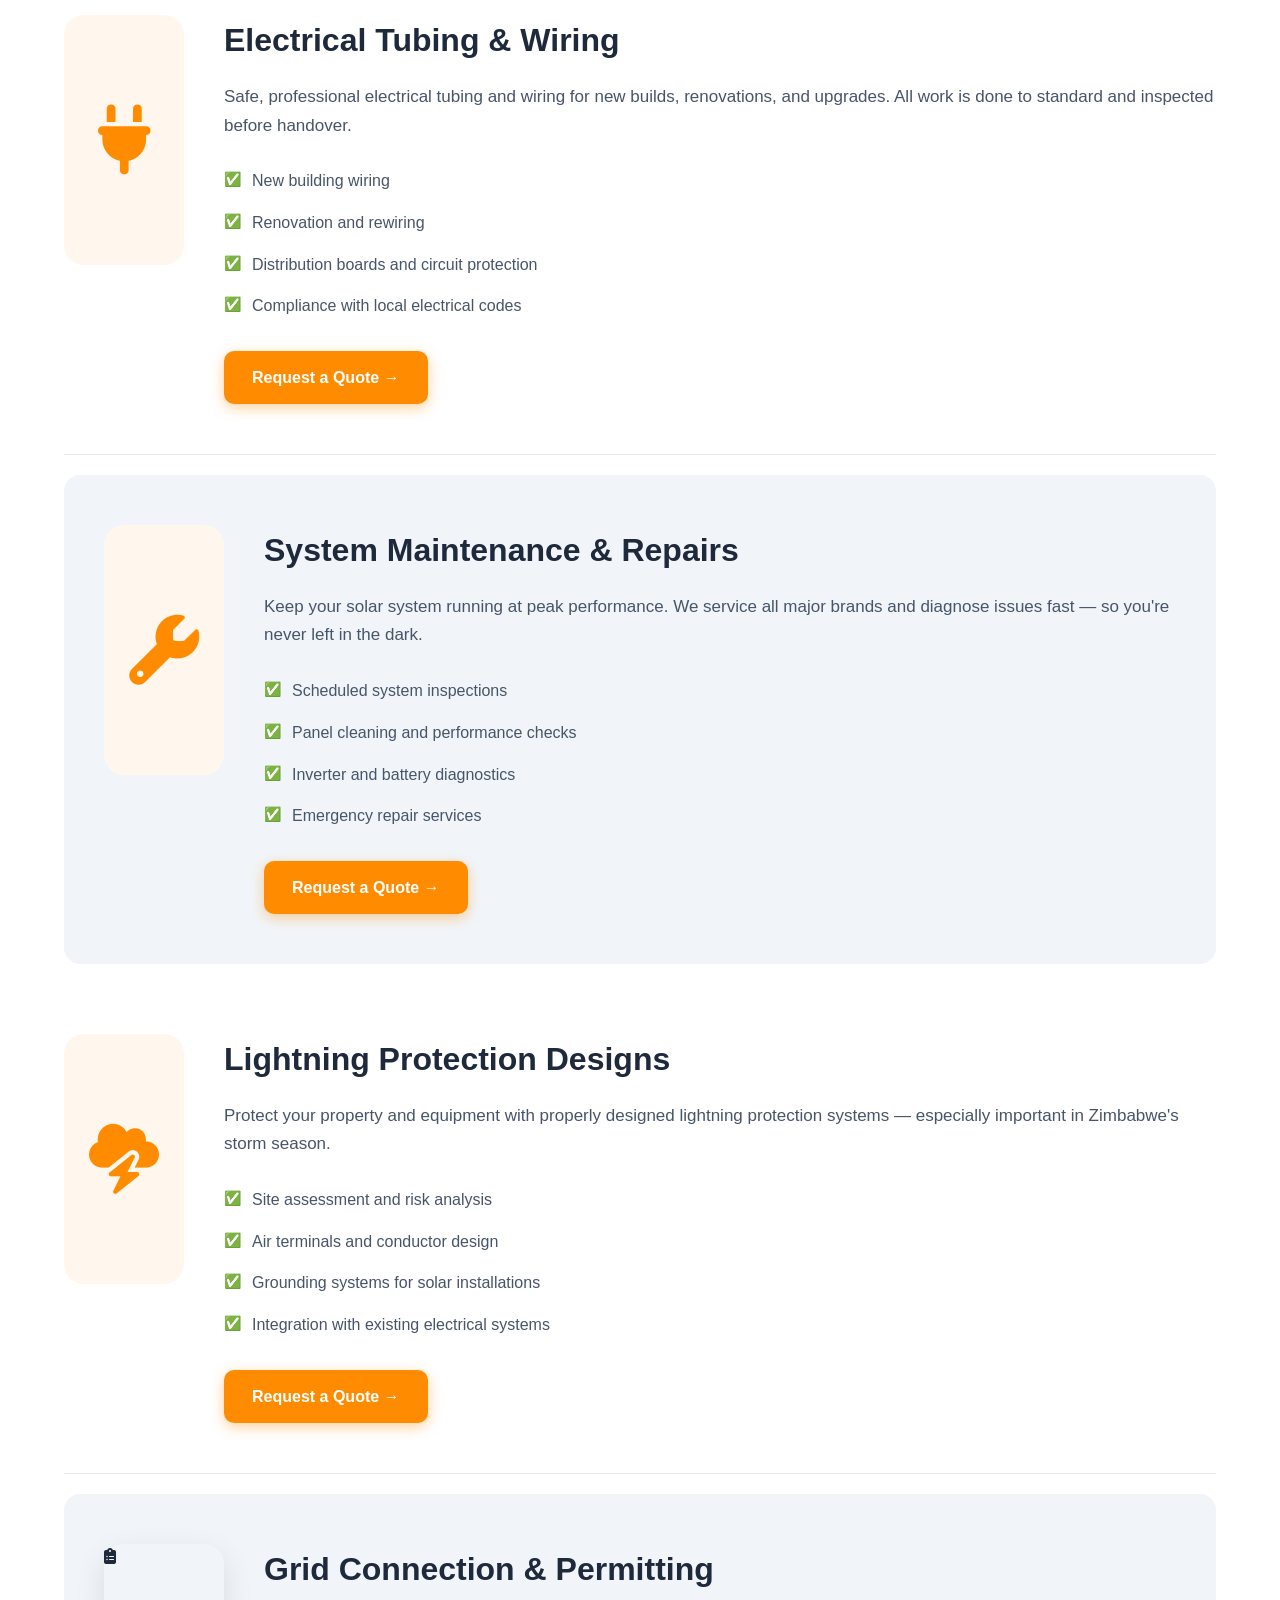
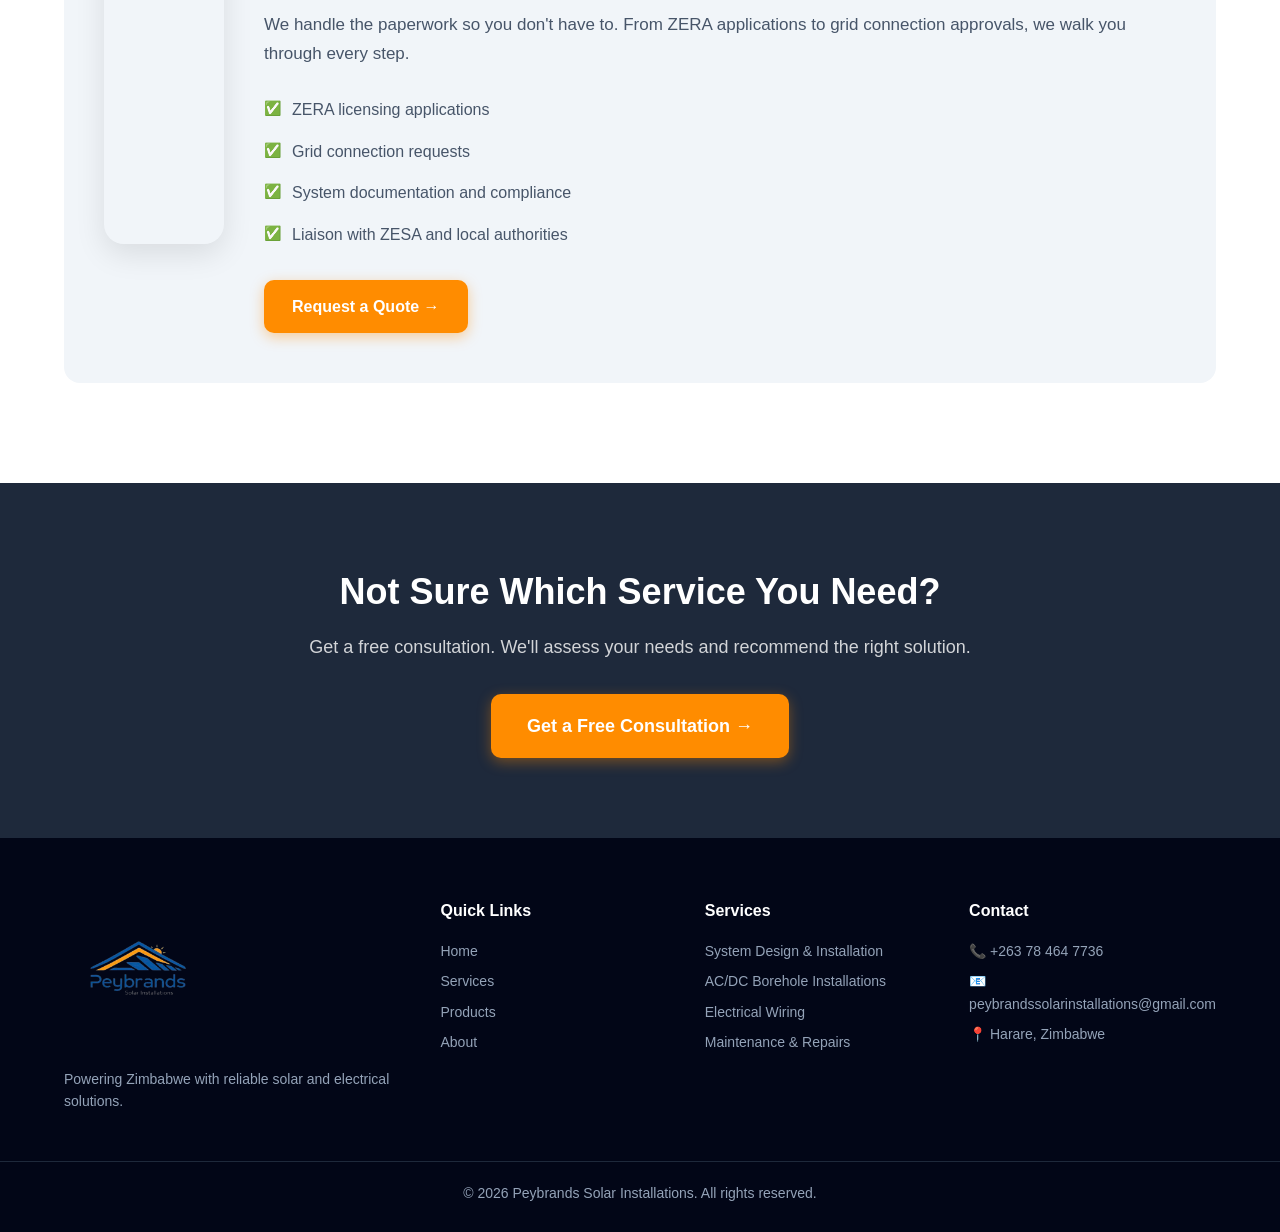
<file: pages/services.html>
<!DOCTYPE html>
<html lang="en">
<head>
    <meta charset="UTF-8">
    <meta name="viewport" content="width=device-width, initial-scale=1.0">
    <title>Our Services | Peybrands Solar Installations</title>
    <link rel="stylesheet" href="https://cdnjs.cloudflare.com/ajax/libs/font-awesome/6.4.0/css/all.min.css">
    <link rel="stylesheet" href="../css/style.css">
    <link rel="icon" type="image/jpeg" href="../images/logo.png">
</head>
<body>

    <!-- HEADER -->
    <header class="header">
        <div class="container header-inner">
            <div class="logo">
                <img src="../images/logo.png" alt="Peybrands Solar Installations" class="logo-img">
            </div>
            <nav class="nav">
                <a href="../index.html">Home</a>
                <a href="services.html">Services</a>
                <a href="products.html">Products</a>
                <a href="about.html">About</a>
                <a href="contact.html" class="btn-nav">Get a Quote</a>
            </nav>
        </div>
    </header>

    <!-- PAGE HEADER -->
    <section class="page-header">
        <div class="container">
            <h1>Our Services</h1>
            <p>Complete solar and electrical solutions for homes, businesses, and farms across Zimbabwe.</p>
        </div>
    </section>

    <!-- SERVICES DETAILED -->
    <section class="section">
        <div class="container">

          <!-- Service 1 (Real Image) -->
<div class="service-detail">
    <img src="../images/system-design.jpg" alt="System Design" class="service-img-large">
    <div class="service-detail-content">
        <h2>System Design & Installation</h2>
        <p>Custom solar systems engineered for your specific energy needs. Whether you're powering a small home or a large commercial property, we design a system that delivers reliable power without over-spending.</p>
        <ul class="feature-list">
            <li>Free energy assessment and load calculation</li>
            <li>System sizing tailored to your usage</li>
            <li>Professional installation by certified technicians</li>
            <li>Workmanship warranty on all installations</li>
        </ul>
        <a href="contact.html" class="btn btn-primary">Request a Quote →</a>
    </div>
</div>

<!-- Service 2 -->
<div class="service-detail alt">
    <div class="service-icon-large"><i class="fa-solid fa-droplet"></i></div>
    <div class="service-detail-content">
        <h2>AC & DC Borehole Installations</h2>
        <p>Solar-powered boreholes for farms, homes, and businesses — reliable water without diesel costs or grid dependence. We install both AC and DC systems based on your needs.</p>
        <ul class="feature-list">
            <li>Solar pumps, controllers, and panels</li>
            <li>AC systems for high-volume pumping</li>
            <li>DC systems for off-grid locations</li>
            <li>Complete installation, testing, and handover</li>
        </ul>
        <a href="contact.html" class="btn btn-primary">Request a Quote →</a>
    </div>
</div>

<!-- Service 3 -->
<div class="service-detail">
    <div class="service-icon-large"><i class="fa-solid fa-plug"></i></div>
    <div class="service-detail-content">
        <h2>Electrical Tubing & Wiring</h2>
        <p>Safe, professional electrical tubing and wiring for new builds, renovations, and upgrades. All work is done to standard and inspected before handover.</p>
        <ul class="feature-list">
            <li>New building wiring</li>
            <li>Renovation and rewiring</li>
            <li>Distribution boards and circuit protection</li>
            <li>Compliance with local electrical codes</li>
        </ul>
        <a href="contact.html" class="btn btn-primary">Request a Quote →</a>
    </div>
</div>

<!-- Service 4 -->
<div class="service-detail alt">
    <div class="service-icon-large"><i class="fa-solid fa-wrench"></i></div>
    <div class="service-detail-content">
        <h2>System Maintenance & Repairs</h2>
        <p>Keep your solar system running at peak performance. We service all major brands and diagnose issues fast — so you're never left in the dark.</p>
        <ul class="feature-list">
            <li>Scheduled system inspections</li>
            <li>Panel cleaning and performance checks</li>
            <li>Inverter and battery diagnostics</li>
            <li>Emergency repair services</li>
        </ul>
        <a href="contact.html" class="btn btn-primary">Request a Quote →</a>
    </div>
</div>

<!-- Service 5 -->
<div class="service-detail">
    <div class="service-icon-large"><i class="fa-solid fa-cloud-bolt"></i></div>
    <div class="service-detail-content">
        <h2>Lightning Protection Designs</h2>
        <p>Protect your property and equipment with properly designed lightning protection systems — especially important in Zimbabwe's storm season.</p>
        <ul class="feature-list">
            <li>Site assessment and risk analysis</li>
            <li>Air terminals and conductor design</li>
            <li>Grounding systems for solar installations</li>
            <li>Integration with existing electrical systems</li>
        </ul>
        <a href="contact.html" class="btn btn-primary">Request a Quote →</a>
    </div>
</div>

<!-- Service 6 -->
<div class="service-detail alt">
    <div class="service-img-large"><i class="fa-solid fa-clipboard-list"></i></div>
    <div class="service-detail-content">
        <h2>Grid Connection & Permitting</h2>
        <p>We handle the paperwork so you don't have to. From ZERA applications to grid connection approvals, we walk you through every step.</p>
        <ul class="feature-list">
            <li>ZERA licensing applications</li>
            <li>Grid connection requests</li>
            <li>System documentation and compliance</li>
            <li>Liaison with ZESA and local authorities</li>
        </ul>
        <a href="contact.html" class="btn btn-primary">Request a Quote →</a>
    </div>
</div>
    </section>

    <!-- CTA -->
    <section class="cta">
        <div class="container cta-inner">
            <h2>Not Sure Which Service You Need?</h2>
            <p>Get a free consultation. We'll assess your needs and recommend the right solution.</p>
            <a href="contact.html" class="btn btn-primary btn-large">Get a Free Consultation →</a>
        </div>
    </section>

    <!-- FOOTER -->
    <footer class="footer">
        <div class="container footer-inner">
            <div class="footer-col">
                <div class="logo">
                    <img src="../images/logo.png" alt="Peybrands Solar Installations" class="logo-img">
                </div>
                <p>Powering Zimbabwe with reliable solar and electrical solutions.</p>
            </div>
            <div class="footer-col">
                <h4>Quick Links</h4>
                <a href="../index.html">Home</a>
                <a href="services.html">Services</a>
                <a href="products.html">Products</a>
                <a href="about.html">About</a>
            </div>
            <div class="footer-col">
                <h4>Services</h4>
                <p>System Design & Installation</p>
                <p>AC/DC Borehole Installations</p>
                <p>Electrical Wiring</p>
                <p>Maintenance & Repairs</p>
            </div>
            <div class="footer-col">
                <h4>Contact</h4>
                <p>📞 +263 78 464 7736</p>
                <p>📧 peybrandssolarinstallations@gmail.com</p>
                <p>📍 Harare, Zimbabwe</p>
            </div>
        </div>
        <div class="footer-bottom">
            <p>© 2026 Peybrands Solar Installations. All rights reserved.</p>
        </div>
    </footer>

</body>
</html>
</file>
<file: css/style.css>
/* ===== RESET & BASE ===== */
* {
    margin: 0;
    padding: 0;
    box-sizing: border-box;
}

:root {
    /* Primary Brand Color (Solar Orange) */
    --primary: #FF8C00; 
    --primary-dark: #E67E00;
    
    /* Secondary Brand Color (Deep Blue) */
    --brand-blue: #0F172A; 
    
    /* Text & Neutrals */
    --dark: #1E293B;
    --dark-light: #475569;
    --gray: #64748B;
    --light: #f1f5f9;
    --white: #FFFFFF;
}

body {
    font-family: -apple-system, BlinkMacSystemFont, 'Segoe UI', Roboto, sans-serif;
    color: var(--dark);
    line-height: 1.6;
    background: var(--light);
}

.container {
    max-width: 1200px;
    margin: 0 auto;
    padding: 0 24px;
}

.center { text-align: center; }

/* ===== HEADER ===== */
.header {
    background: var(--brand-blue); /* Changed to Deep Blue */
    border-bottom: 1px solid #1E293B;
    position: sticky;
    top: 0;
    z-index: 100;
}

/* Make the navigation links white so they are visible on the blue background */
.nav a {
    color: #CBD5E1; 
    text-decoration: none;
    font-size: 15px;
    font-weight: 500;
    transition: color 0.2s;
}

.nav a:hover { 
    color: var(--primary); 
}

.btn-nav {
    background: var(--primary);
    color: white !important;
    padding: 10px 20px;
    border-radius: 8px;
    font-weight: 600 !important;
}

.btn-nav:hover {
    background: var(--primary-dark);
    color: white !important;
}

/* ===== HERO ===== */
.hero {
    background: linear-gradient(135deg, #F8FAFC 0%, #E2E8F0 100%);
    padding: 100px 0;
    border-bottom: 1px solid #CBD5E1;
}

.hero h1 {
    font-size: 52px;
    line-height: 1.1;
    margin-bottom: 24px;
    color: var(--brand-blue); /* Deep blue text */
    font-weight: 800;
}

.hero p {
    font-size: 20px;
    color: var(--dark-light);
    margin-bottom: 40px;
}

.hero-buttons {
    display: flex;
    gap: 16px;
    margin-bottom: 40px;
    flex-wrap: wrap;
}

.hero-stats {
    display: flex;
    gap: 40px;
}

.stat-number {
    display: block;
    font-size: 28px;
    font-weight: 700;
    color: var(--primary-dark);
}

.stat-label {
    font-size: 14px;
    color: var(--gray);
}

.hero-illustration {
    font-size: 140px;
    text-align: center;
    filter: drop-shadow(0 10px 30px rgba(245, 158, 11, 0.3));
}

/* ===== BUTTONS ===== */
.btn {
    display: inline-block;
    padding: 14px 28px;
    border-radius: 10px;
    font-weight: 600;
    text-decoration: none;
    font-size: 16px;
    transition: all 0.2s;
    border: none;
    cursor: pointer;
}

/* --- The Normal State of the Button --- */
.btn-primary {
    background: var(--primary);
    color: white;
    /* This adds a soft orange glow around the button */
    box-shadow: 0 4px 14px 0 rgba(255, 140, 0, 0.39); 
}

/* --- What happens when you HOVER over the button --- */
.btn-primary:hover {
    background: var(--primary-dark);
    /* This physically moves the button UP by 2 pixels */
    transform: translateY(-2px);
    /* This makes the glow bigger when you hover */
    box-shadow: 0 6px 20px rgba(255, 140, 0, 0.5);
}

.btn-secondary {
    background: white;
    color: var(--dark);
    border: 2px solid var(--dark);
}

.btn-secondary:hover {
    background: var(--dark);
    color: white;
}

.btn-large {
    padding: 18px 36px;
    font-size: 18px;
}

/* ===== SECTIONS ===== */
.section {
    padding: 80px 0;
    background: var(--white);
}

.section-alt {
    background: var(--light);
}

.section-header {
    text-align: center;
    max-width: 700px;
    margin: 0 auto 60px;
}

.section-header h2 {
    font-size: 40px;
    margin-bottom: 16px;
    color: var(--dark);
}

.section-header p {
    font-size: 18px;
    color: var(--gray);
}

/* ===== SERVICES GRID ===== */
.services-grid {
    display: grid;
    grid-template-columns: repeat(auto-fit, minmax(300px, 1fr));
    gap: 24px;
}

/* --- The Normal State of the Card --- */
.service-card, .product-card {
    background: white;
    border: 1px solid #E2E8F0;
    /* Slightly sharper corners = more modern */
    border-radius: 12px; 
    /* A very light shadow to make the card pop off the background */
    box-shadow: 0 4px 6px -1px rgba(0, 0, 0, 0.05);
}

/* --- What happens when you HOVER over the card --- */
.service-card:hover, .product-card:hover {
    /* The border turns orange */
    border-color: var(--primary);
    /* A deeper shadow to make it look like it's lifting off the page */
    box-shadow: 0 10px 25px -5px rgba(0, 0, 0, 0.1);
}

.service-icon {
    font-size: 40px;
    margin-bottom: 16px;
}

.service-card h3 {
    font-size: 20px;
    margin-bottom: 10px;
    color: var(--dark);
}

.service-card p {
    color: var(--gray);
    font-size: 15px;
}

/* ===== PRODUCTS GRID ===== */
.products-grid {
    display: grid;
    grid-template-columns: repeat(auto-fit, minmax(260px, 1fr));
    gap: 24px;
    margin-bottom: 40px;
}

.product-card {
    background: white;
    padding: 32px;
    border-radius: 16px;
    text-align: center;
    border: 1px solid #e2e8f0;
    transition: all 0.3s;
}

.product-card:hover {
    transform: translateY(-4px);
    box-shadow: 0 12px 30px rgba(0,0,0,0.08);
}

.product-img {
    font-size: 56px;
    margin-bottom: 16px;
}

.product-card h3 {
    font-size: 20px;
    margin-bottom: 10px;
}

.product-card p {
    color: var(--gray);
    font-size: 15px;
}

/* ===== FEATURES ===== */
.features-grid {
    display: grid;
    grid-template-columns: repeat(auto-fit, minmax(240px, 1fr));
    gap: 32px;
}

.feature h3 {
    font-size: 18px;
    margin-bottom: 8px;
    color: var(--dark);
}

.feature p {
    color: var(--gray);
    font-size: 15px;
}

/* ===== CTA ===== */
.cta {
    background: var(--dark);
    color: white;
    padding: 80px 0;
    text-align: center;
}

.cta h2 {
    font-size: 36px;
    margin-bottom: 12px;
}

.cta p {
    font-size: 18px;
    margin-bottom: 32px;
    opacity: 0.8;
}

/* ===== FOOTER ===== */
.footer {
    background: #020617; /* Even darker blue for the footer */
    color: #CBD5E1;
    padding: 60px 0 20px;
}

.footer-inner {
    display: grid;
    grid-template-columns: 1.5fr 1fr 1fr 1fr;
    gap: 40px;
    margin-bottom: 40px;
}

.footer h4 {
    color: white;
    margin-bottom: 16px;
    font-size: 16px;
}

.footer a, .footer p {
    display: block;
    color: #94a3b8;
    text-decoration: none;
    font-size: 14px;
    margin-bottom: 8px;
}

.footer a:hover { color: var(--primary); }

.footer .logo { color: white; margin-bottom: 12px; }

.footer-bottom {
    border-top: 1px solid #1e293b;
    padding-top: 20px;
    text-align: center;
    font-size: 14px;
    color: #64748b;
}

/* ===== RESPONSIVE ===== */
@media (max-width: 768px) {
    .hero-inner {
        grid-template-columns: 1fr;
        text-align: center;
    }
    .hero h1 { font-size: 32px; }
    .hero-illustration { font-size: 80px; }
    .hero-stats { justify-content: center; }
    .hero-buttons { justify-content: center; }
    .nav { display: none; }
    .footer-inner { grid-template-columns: 1fr; }
    .section-header h2 { font-size: 28px; }
}
/* ===== PAGE HEADERS ===== */
.page-header {
    background: linear-gradient(135deg, #1e293b 0%, #334155 100%);
    color: white;
    padding: 60px 0;
    text-align: center;
}

.page-header h1 {
    font-size: 42px;
    margin-bottom: 12px;
}

.page-header p {
    font-size: 18px;
    opacity: 0.85;
}

/* ===== CONTACT ===== */
.contact-grid {
    display: grid;
    grid-template-columns: 1fr 1.2fr;
    gap: 60px;
}

.contact-info h2 { font-size: 28px; margin-bottom: 12px; }
.contact-info > p { color: var(--gray); margin-bottom: 32px; }

.contact-item {
    display: flex;
    gap: 16px;
    margin-bottom: 28px;
}

.contact-icon {
    font-size: 28px;
    flex-shrink: 0;
}

.contact-item h4 {
    font-size: 15px;
    color: var(--dark);
    margin-bottom: 6px;
}

.contact-item a, .contact-item p {
    display: block;
    color: var(--dark-light);
    text-decoration: none;
    font-size: 15px;
    margin-bottom: 4px;
}

.contact-item a:hover { color: var(--primary); }

.whatsapp-link {
    color: #25D366 !important;
    font-weight: 600;
    font-size: 14px !important;
}

.muted { color: var(--gray) !important; font-size: 14px !important; }

/* ===== FORM ===== */
.contact-form-wrap {
    background: white;
    padding: 40px;
    border-radius: 16px;
    border: 1px solid #e2e8f0;
}

.contact-form-wrap h2 { font-size: 28px; margin-bottom: 8px; }
.contact-form-wrap > p { color: var(--gray); margin-bottom: 28px; }

.form-group { margin-bottom: 20px; }

.form-group label {
    display: block;
    font-weight: 500;
    margin-bottom: 6px;
    color: var(--dark);
    font-size: 14px;
}

.form-group input,
.form-group select,
.form-group textarea {
    width: 100%;
    padding: 12px 14px;
    border: 2px solid #e2e8f0;
    border-radius: 10px;
    font-size: 15px;
    font-family: inherit;
    transition: border-color 0.2s;
}

.form-group input:focus,
.form-group select:focus,
.form-group textarea:focus {
    outline: none;
    border-color: var(--primary);
}

.form-group textarea { resize: vertical; }

/* ===== ABOUT PAGE ===== */
.narrow {
    max-width: 800px;
}

.narrow h2 {
    font-size: 32px;
    margin-bottom: 20px;
    margin-top: 30px;
}

.narrow h2:first-child { margin-top: 0; }

.narrow p {
    font-size: 17px;
    color: var(--dark-light);
    margin-bottom: 16px;
    line-height: 1.7;
}

.check-list {
    list-style: none;
    padding: 0;
}

.check-list li {
    font-size: 16px;
    padding: 12px 0;
    border-bottom: 1px solid #e2e8f0;
    color: var(--dark-light);
}

.check-list li:last-child { border-bottom: none; }

/* ===== RESPONSIVE ===== */
@media (max-width: 768px) {
    .contact-grid { grid-template-columns: 1fr; gap: 40px; }
    .contact-form-wrap { padding: 24px; }
    .page-header h1 { font-size: 32px; }
}
/* ===== SERVICES DETAILED PAGE ===== */
.service-detail {
    display: grid;
    grid-template-columns: 120px 1fr;
    gap: 40px;
    padding: 50px 0;
    border-bottom: 1px solid #e2e8f0;
    align-items: start;
}

.service-detail:last-of-type {
    border-bottom: none;
}

.service-detail.alt {
    background: var(--light);
    padding: 50px 40px;
    border-radius: 16px;
    margin: 20px 0;
    border-bottom: none;
}

.service-detail-icon {
    font-size: 72px;
    text-align: center;
    background: white;
    padding: 20px;
    border-radius: 20px;
    box-shadow: 0 4px 15px rgba(0,0,0,0.06);
    display: flex;
    align-items: center;
    justify-content: center;
    aspect-ratio: 1;
}

.service-detail-content h2 {
    font-size: 32px;
    margin-bottom: 16px;
    color: var(--dark);
}

.service-detail-content > p {
    font-size: 17px;
    color: var(--dark-light);
    margin-bottom: 20px;
    line-height: 1.7;
}

.feature-list {
    list-style: none;
    padding: 0;
    margin-bottom: 24px;
}

.feature-list li {
    padding: 8px 0;
    color: var(--dark-light);
    font-size: 16px;
    padding-left: 28px;
    position: relative;
}

.feature-list li::before {
    content: "✅";
    position: absolute;
    left: 0;
    font-size: 14px;
}

@media (max-width: 768px) {
    .service-detail {
        grid-template-columns: 1fr;
        gap: 20px;
    }
    .service-detail-icon {
        max-width: 100px;
        margin: 0 auto;
    }
    .service-detail.alt { padding: 30px 20px; }
    .service-detail-content h2 { font-size: 24px; }
}
/* ===== COMING SOON ===== */
.coming-soon {
    padding: 40px 0;
}

.coming-soon-icon {
    font-size: 80px;
    margin-bottom: 20px;
}

.coming-soon h2 {
    font-size: 32px;
    margin-bottom: 16px;
    color: var(--dark);
}

.coming-soon > p {
    font-size: 17px;
    color: var(--gray);
    margin-bottom: 40px;
    max-width: 600px;
    margin-left: auto;
    margin-right: auto;
}

.product-types {
    display: grid;
    grid-template-columns: repeat(auto-fit, minmax(200px, 1fr));
    gap: 20px;
    margin-bottom: 40px;
}

.product-type {
    background: white;
    padding: 28px 20px;
    border-radius: 12px;
    border: 1px solid #e2e8f0;
    transition: all 0.3s;
}

.product-type:hover {
    transform: translateY(-4px);
    box-shadow: 0 10px 25px rgba(0,0,0,0.08);
    border-color: var(--primary);
}

.product-type-icon {
    font-size: 40px;
    display: block;
    margin-bottom: 12px;
}

.product-type h4 {
    font-size: 17px;
    margin-bottom: 8px;
    color: var(--dark);
}

.product-type p {
    font-size: 14px;
    color: var(--gray);
}
/* ===== PRODUCTS SHOWCASE ===== */
.product-showcase-grid {
    display: flex;
    flex-direction: column;
    gap: 60px;
}

.product-showcase {
    display: grid;
    grid-template-columns: 1fr 1.2fr;
    gap: 50px;
    align-items: center;
    background: white;
    border-radius: 20px;
    padding: 40px;
    border: 1px solid #e2e8f0;
    transition: all 0.3s;
}

.product-showcase:hover {
    box-shadow: 0 15px 40px rgba(0,0,0,0.08);
    border-color: var(--primary);
}

/* Alternate sides for visual variety */
.product-showcase:nth-child(even) .product-image {
    order: 2;
}

.product-image {
    width: 100%;
    aspect-ratio: 4 / 3;
    border-radius: 16px;
    overflow: hidden;
    background: #f8fafc;
    display: flex;
    align-items: center;
    justify-content: center;
}

.product-image img {
    width: 100%;
    height: 100%;
    object-fit: cover;
    display: block;
}

.product-image-icon {
    background: linear-gradient(135deg, #fef3c7 0%, #fde68a 100%);
}

.product-icon-large {
    font-size: 140px;
    line-height: 1;
}

.product-details h3 {
    font-size: 32px;
    margin-bottom: 6px;
    color: var(--dark);
}

.product-subtitle {
    color: var(--primary-dark);
    font-weight: 600;
    font-size: 15px;
    margin-bottom: 16px;
    text-transform: uppercase;
    letter-spacing: 0.5px;
}

.product-details > p {
    font-size: 16px;
    color: var(--dark-light);
    margin-bottom: 20px;
    line-height: 1.7;
}

.product-features {
    list-style: none;
    padding: 0;
    margin-bottom: 24px;
}

.product-features li {
    padding: 8px 0;
    padding-left: 28px;
    color: var(--dark-light);
    font-size: 15px;
    position: relative;
}

.product-features li::before {
    content: "✅";
    position: absolute;
    left: 0;
    font-size: 13px;
}

/* ===== RESPONSIVE ===== */
@media (max-width: 768px) {
    .product-showcase {
        grid-template-columns: 1fr;
        padding: 24px;
        gap: 24px;
    }
    .product-showcase:nth-child(even) .product-image {
        order: 0;
    }
    .product-details h3 { font-size: 24px; }
    .product-icon-large { font-size: 90px; }
}
/* ===== NEW PRODUCT CATALOG GRID ===== */
.product-catalog-grid {
    display: grid;
    grid-template-columns: repeat(auto-fit, minmax(280px, 1fr));
    gap: 30px;
}

.product-card {
    background: white;
    border-radius: 16px;
    overflow: hidden;
    border: 1px solid #e2e8f0;
    transition: all 0.3s ease;
    display: flex;
    flex-direction: column;
}

.product-card:hover {
    transform: translateY(-5px);
    box-shadow: 0 15px 30px rgba(0,0,0,0.08);
    border-color: var(--primary);
}

.product-card-img {
    width: 100%;
    height: 220px;
    background: #f8fafc;
    display: flex;
    align-items: center;
    justify-content: center;
    overflow: hidden;
}

.product-card-img img {
    width: 100%;
    height: 100%;
    object-fit: cover;
}

.product-img-fallback {
    background: linear-gradient(135deg, #fef3c7 0%, #fde68a 100%);
}

.fallback-icon {
    font-size: 80px;
}

.product-card-content {
    padding: 24px;
    display: flex;
    flex-direction: column;
    flex-grow: 1;
}

.product-card-content h3 {
    font-size: 22px;
    margin-bottom: 8px;
    color: var(--dark);
}

.product-price {
    font-size: 20px;
    font-weight: 700;
    color: var(--primary-dark);
    margin-bottom: 12px;
}

.product-desc {
    font-size: 15px;
    color: var(--gray);
    margin-bottom: 24px;
    flex-grow: 1; /* Pushes the button to the bottom */
}
/* ===== FIX FOR LOGO SIZE ===== */
.header .logo img {
    height: 200px; /* You can change this to 60px or 70px if it's too small */
    width: auto;
}

.footer .logo img {
    height: 150px;
    width: auto;
}
/* Fix the squished header */
.header-inner {
    display: flex;
    justify-content: space-between;
    align-items: center;
    padding: 15px 24px;
    flex-wrap: nowrap; /* Prevents the nav from dropping below the logo */
    gap: 20px;
}

.nav {
    display: flex;
    align-items: center;
    gap: 25px;
    flex-wrap: nowrap; /* Forces links to stay on one line */
}

.nav a {
    white-space: nowrap; /* Prevents text from wrapping */
}
/* Styling for the real images in the hero section */
.hero-image-grid {
    display: flex;
    gap: 15px;
    justify-content: center;
    align-items: center;
}

.hero-image-grid img {
    width: 130px;
    height: 130px;
    object-fit: cover;
    border-radius: 20px;
    box-shadow: 0 10px 25px rgba(0,0,0,0.15);
    border: 4px solid white;
    transition: transform 0.3s ease;
}

.hero-image-grid img:hover {
    transform: scale(1.05);
}

/* Mobile Responsive */
@media (max-width: 768px) {
    .hero-image-grid img {
        width: 90px;
        height: 90px;
    }
}

/* Fix the squished header */
.header-inner {
    display: flex;
    justify-content: space-between;
    align-items: center;
    padding: 15px 24px;
    flex-wrap: nowrap;
    gap: 20px;
}

.nav {
    display: flex;
    align-items: center;
    gap: 25px;
    flex-wrap: nowrap;
}

.nav a {
    white-space: nowrap;
}
/* Image for the System Design Card */
.service-img {
    width: 100%;
    height: 180px;
    object-fit: cover;
    border-radius: 12px;
    margin-bottom: 20px;
}

/* Styling for the professional icons */
.service-icon {
    font-size: 36px;
    color: var(--primary); /* Makes the icons Solar Orange */
    margin-bottom: 16px;
    width: 60px;
    height: 60px;
    background: #FFF7ED; /* Soft orange background */
    border-radius: 12px;
    display: flex;
    align-items: center;
    justify-content: center;
}
/* Styling for the Services Page Layout */
.service-img-large {
    width: 100%;
    height: 100%;
    max-height: 300px;
    object-fit: cover;
    border-radius: 20px;
    box-shadow: 0 10px 30px rgba(0,0,0,0.1);
}

.service-icon-large {
    font-size: 70px;
    color: var(--primary);
    background: #FFF7ED;
    border-radius: 20px;
    display: flex;
    align-items: center;
    justify-content: center;
    width: 100%;
    height: 100%;
    max-height: 250px;
    min-height: 200px;
}
/* =========================================
   📱 MOBILE & TABLET RESPONSIVENESS
   ========================================= */

/* Tablets and smaller laptops (under 992px) */
@media (max-width: 992px) {
    .hero h1 {
        font-size: 42px;
    }
    .product-catalog-grid {
        grid-template-columns: repeat(auto-fit, minmax(240px, 1fr));
    }
}

/* Phones (under 768px) */
@media (max-width: 768px) {
    /* 1. Fix the Header & Navigation */
    .header-inner {
        flex-direction: column;
        padding: 15px;
        gap: 15px;
    }
    
    .nav {
        flex-wrap: wrap;
        justify-content: center;
        gap: 15px;
    }

    /* 2. Fix the Hero Section */
    .hero {
        padding: 60px 0;
    }
    .hero-inner {
        grid-template-columns: 1fr; /* Stack text on top of images */
        text-align: center;
        gap: 40px;
    }
    .hero h1 {
        font-size: 36px;
    }
    .hero-buttons {
        justify-content: center;
        flex-direction: column;
    }
    .hero-stats {
        justify-content: center;
        flex-wrap: wrap;
        gap: 20px;
    }
    .hero-image-grid {
        margin-top: 20px;
    }

    /* 3. Fix the Services Grid */
    .services-grid {
        grid-template-columns: 1fr; /* 1 column on mobile */
    }

    /* 4. Fix the Services Detail Page (Image + Text layout) */
    .service-detail {
        grid-template-columns: 1fr; /* Stack image on top of text */
        text-align: center;
        gap: 20px;
    }
    .service-detail.alt {
        padding: 20px;
    }
    .feature-list li {
        text-align: left; /* Keep checklist aligned left */
    }
    .service-icon-large {
        margin: 0 auto;
        max-width: 150px;
    }

    /* 5. Fix the Products Grid */
    .product-catalog-grid {
        grid-template-columns: 1fr; /* 1 column on mobile */
    }
    .product-showcase {
        grid-template-columns: 1fr;
        padding: 20px;
        text-align: center;
    }
    .product-showcase:nth-child(even) .product-image {
        order: 0; /* Reset alternating layout */
    }
    .product-features li {
        text-align: left;
    }

    /* 6. Fix the Footer */
    .footer-inner {
        grid-template-columns: 1fr; /* Stack footer columns */
        text-align: center;
        gap: 30px;
    }
    .footer .logo-img {
        margin: 0 auto; /* Center the footer logo */
    }

    /* 7. General Typography adjustments */
    .page-header h1 {
        font-size: 32px;
    }
    .section-header h2 {
        font-size: 28px;
    }
    .cta h2 {
        font-size: 28px;
    }
    .cta .btn-large {
        width: 100%;
    }
}
</file>
